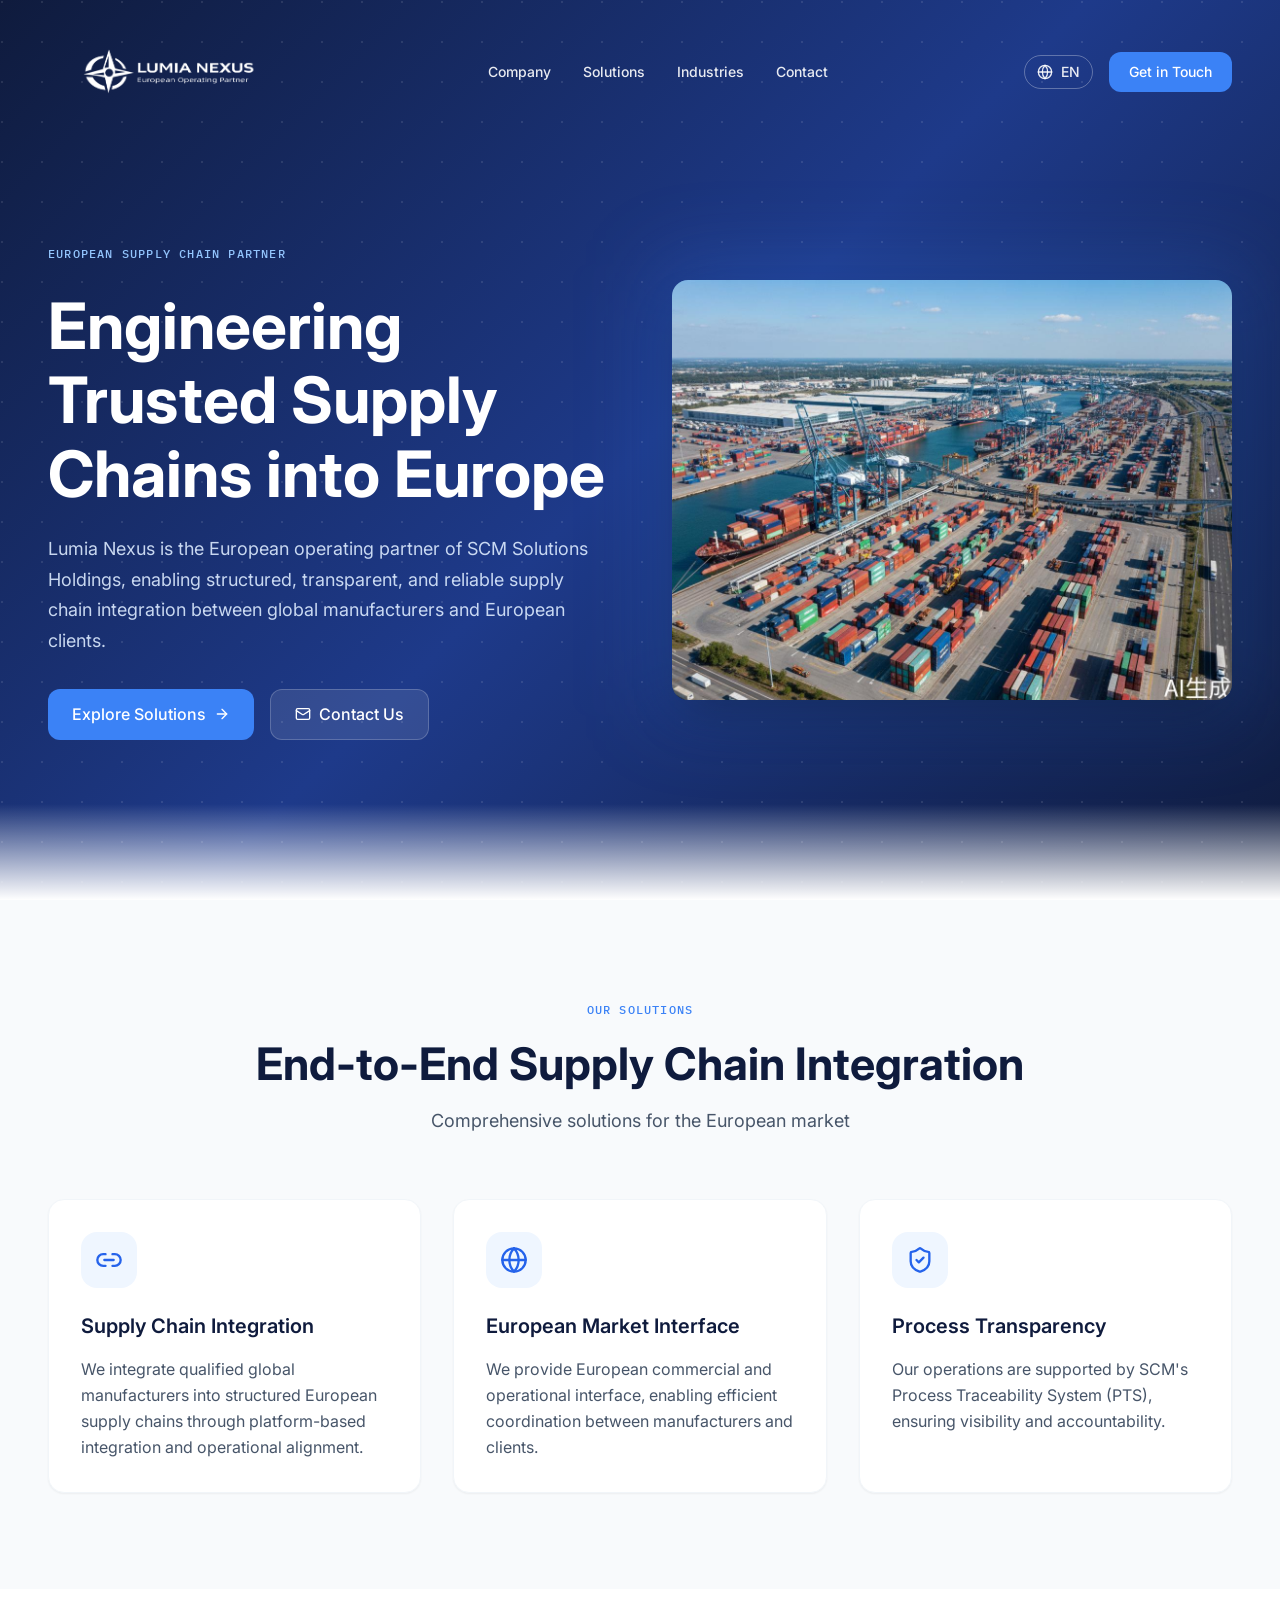
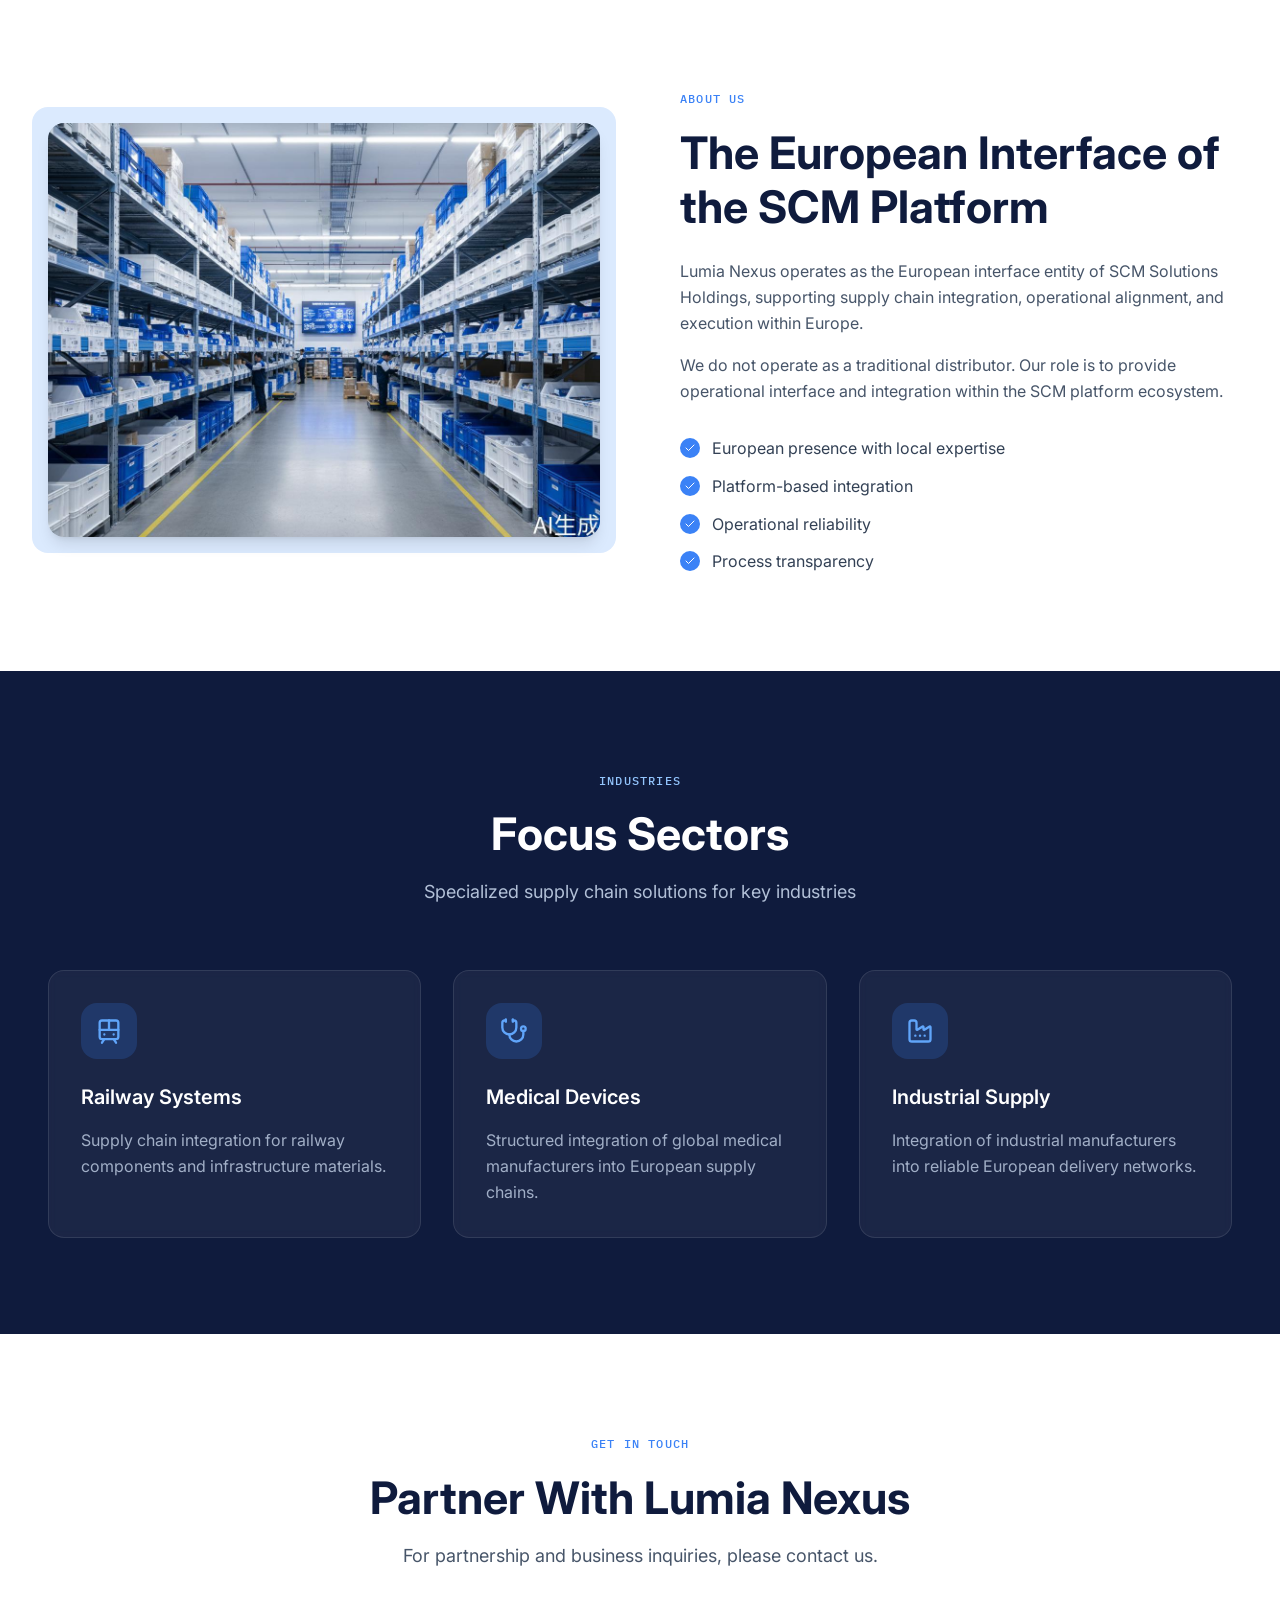
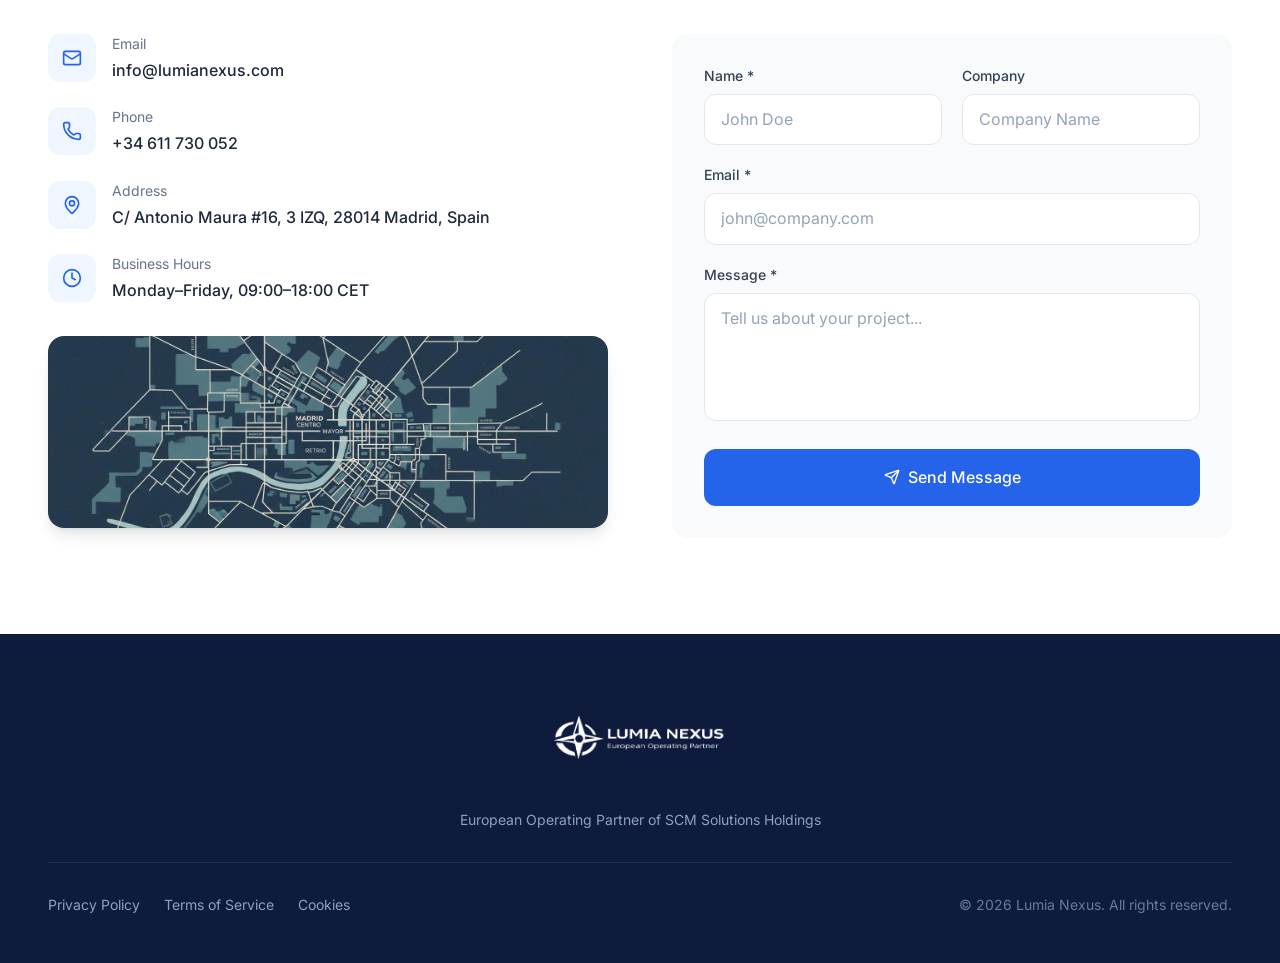
<file: index.html>
<!doctype html>
<html lang="en">
  <head>
    <meta charset="UTF-8" />
    <meta name="viewport" content="width=device-width, initial-scale=1.0" />
    <title>Lumia Nexus</title>
    <script type="module" crossorigin src="/assets/main-vyIHv-qq.js"></script>
    <link rel="stylesheet" crossorigin href="/assets/main-BrmcRVru.css">
  </head>
  <body>
    <div id="root"></div>
  </body>
</html>
</file>
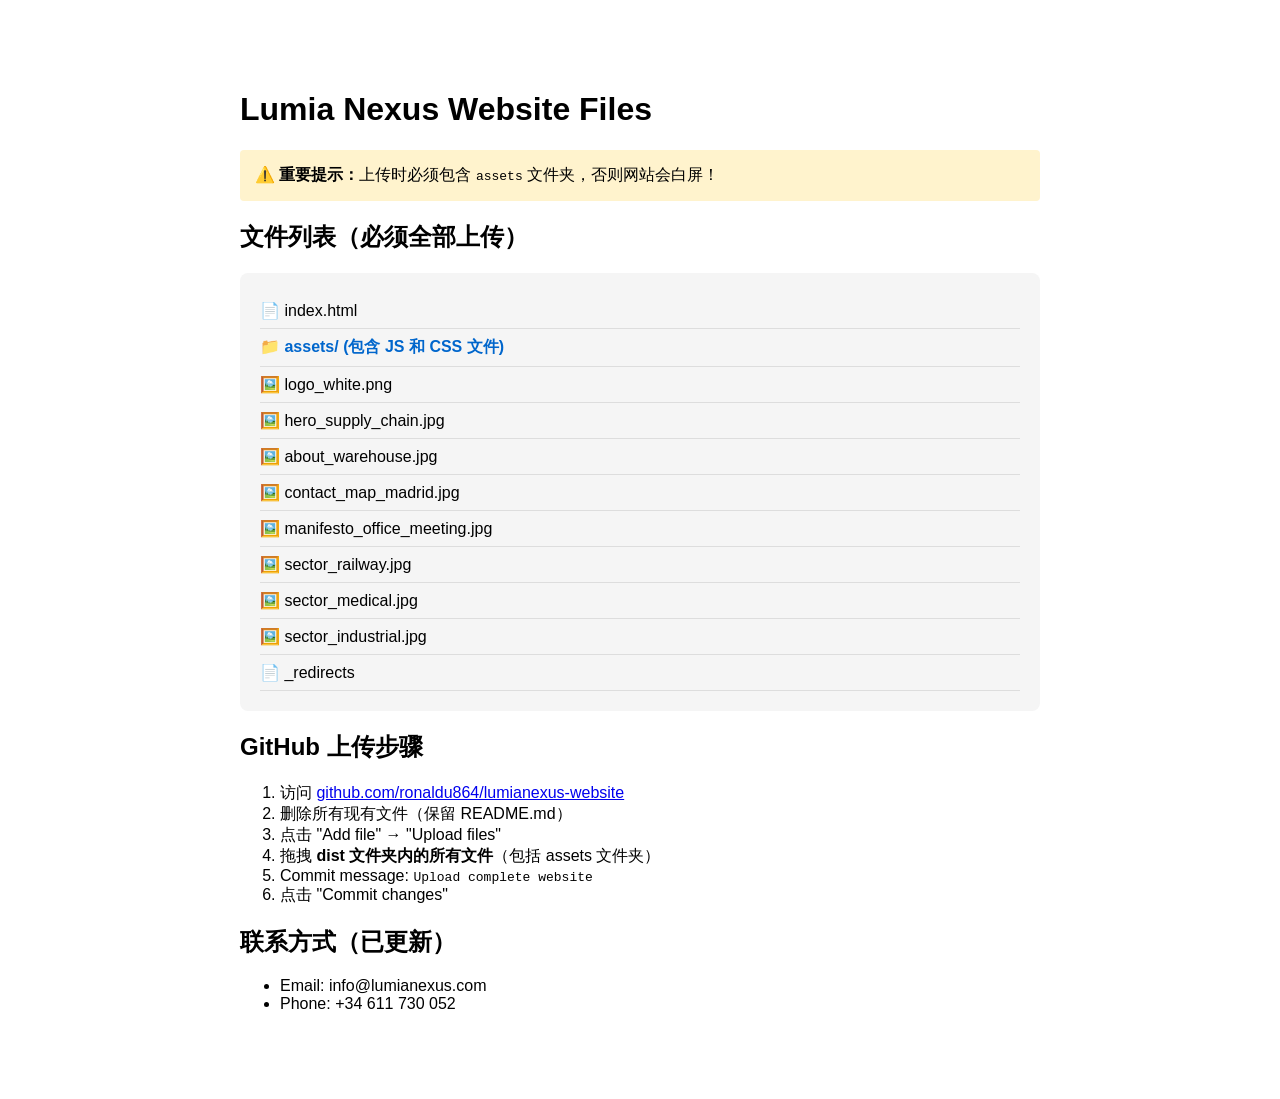
<file: download.html>
<!DOCTYPE html>
<html>
<head>
  <meta charset="UTF-8">
  <title>Download Lumia Nexus Website</title>
  <style>
    body { font-family: Arial, sans-serif; max-width: 800px; margin: 50px auto; padding: 20px; }
    .file-list { background: #f5f5f5; padding: 20px; border-radius: 8px; }
    .file-item { padding: 8px 0; border-bottom: 1px solid #ddd; }
    .folder { color: #0066cc; font-weight: bold; }
    .btn { display: inline-block; background: #0066cc; color: white; padding: 12px 24px; 
           text-decoration: none; border-radius: 4px; margin-top: 20px; }
    .warning { background: #fff3cd; padding: 15px; border-radius: 4px; margin: 20px 0; }
  </style>
</head>
<body>
  <h1>Lumia Nexus Website Files</h1>
  
  <div class="warning">
    <strong>⚠️ 重要提示：</strong>上传时必须包含 <code>assets</code> 文件夹，否则网站会白屏！
  </div>

  <h2>文件列表（必须全部上传）</h2>
  <div class="file-list">
    <div class="file-item">📄 index.html</div>
    <div class="file-item folder">📁 assets/ (包含 JS 和 CSS 文件)</div>
    <div class="file-item">🖼️ logo_white.png</div>
    <div class="file-item">🖼️ hero_supply_chain.jpg</div>
    <div class="file-item">🖼️ about_warehouse.jpg</div>
    <div class="file-item">🖼️ contact_map_madrid.jpg</div>
    <div class="file-item">🖼️ manifesto_office_meeting.jpg</div>
    <div class="file-item">🖼️ sector_railway.jpg</div>
    <div class="file-item">🖼️ sector_medical.jpg</div>
    <div class="file-item">🖼️ sector_industrial.jpg</div>
    <div class="file-item">📄 _redirects</div>
  </div>

  <h2>GitHub 上传步骤</h2>
  <ol>
    <li>访问 <a href="https://github.com/ronaldu864/lumianexus-website">github.com/ronaldu864/lumianexus-website</a></li>
    <li>删除所有现有文件（保留 README.md）</li>
    <li>点击 "Add file" → "Upload files"</li>
    <li>拖拽 <strong>dist 文件夹内的所有文件</strong>（包括 assets 文件夹）</li>
    <li>Commit message: <code>Upload complete website</code></li>
    <li>点击 "Commit changes"</li>
  </ol>

  <h2>联系方式（已更新）</h2>
  <ul>
    <li>Email: info@lumianexus.com</li>
    <li>Phone: +34 611 730 052</li>
  </ul>
</body>
</html>
</file>
<file: assets/main-BrmcRVru.css>
@import"https://fonts.googleapis.com/css2?family=Inter:wght@400;500;600;700&family=IBM+Plex+Mono:wght@400;500&display=swap";*,:before,:after{--tw-border-spacing-x: 0;--tw-border-spacing-y: 0;--tw-translate-x: 0;--tw-translate-y: 0;--tw-rotate: 0;--tw-skew-x: 0;--tw-skew-y: 0;--tw-scale-x: 1;--tw-scale-y: 1;--tw-pan-x: ;--tw-pan-y: ;--tw-pinch-zoom: ;--tw-scroll-snap-strictness: proximity;--tw-gradient-from-position: ;--tw-gradient-via-position: ;--tw-gradient-to-position: ;--tw-ordinal: ;--tw-slashed-zero: ;--tw-numeric-figure: ;--tw-numeric-spacing: ;--tw-numeric-fraction: ;--tw-ring-inset: ;--tw-ring-offset-width: 0px;--tw-ring-offset-color: #fff;--tw-ring-color: rgb(59 130 246 / .5);--tw-ring-offset-shadow: 0 0 #0000;--tw-ring-shadow: 0 0 #0000;--tw-shadow: 0 0 #0000;--tw-shadow-colored: 0 0 #0000;--tw-blur: ;--tw-brightness: ;--tw-contrast: ;--tw-grayscale: ;--tw-hue-rotate: ;--tw-invert: ;--tw-saturate: ;--tw-sepia: ;--tw-drop-shadow: ;--tw-backdrop-blur: ;--tw-backdrop-brightness: ;--tw-backdrop-contrast: ;--tw-backdrop-grayscale: ;--tw-backdrop-hue-rotate: ;--tw-backdrop-invert: ;--tw-backdrop-opacity: ;--tw-backdrop-saturate: ;--tw-backdrop-sepia: ;--tw-contain-size: ;--tw-contain-layout: ;--tw-contain-paint: ;--tw-contain-style: }::backdrop{--tw-border-spacing-x: 0;--tw-border-spacing-y: 0;--tw-translate-x: 0;--tw-translate-y: 0;--tw-rotate: 0;--tw-skew-x: 0;--tw-skew-y: 0;--tw-scale-x: 1;--tw-scale-y: 1;--tw-pan-x: ;--tw-pan-y: ;--tw-pinch-zoom: ;--tw-scroll-snap-strictness: proximity;--tw-gradient-from-position: ;--tw-gradient-via-position: ;--tw-gradient-to-position: ;--tw-ordinal: ;--tw-slashed-zero: ;--tw-numeric-figure: ;--tw-numeric-spacing: ;--tw-numeric-fraction: ;--tw-ring-inset: ;--tw-ring-offset-width: 0px;--tw-ring-offset-color: #fff;--tw-ring-color: rgb(59 130 246 / .5);--tw-ring-offset-shadow: 0 0 #0000;--tw-ring-shadow: 0 0 #0000;--tw-shadow: 0 0 #0000;--tw-shadow-colored: 0 0 #0000;--tw-blur: ;--tw-brightness: ;--tw-contrast: ;--tw-grayscale: ;--tw-hue-rotate: ;--tw-invert: ;--tw-saturate: ;--tw-sepia: ;--tw-drop-shadow: ;--tw-backdrop-blur: ;--tw-backdrop-brightness: ;--tw-backdrop-contrast: ;--tw-backdrop-grayscale: ;--tw-backdrop-hue-rotate: ;--tw-backdrop-invert: ;--tw-backdrop-opacity: ;--tw-backdrop-saturate: ;--tw-backdrop-sepia: ;--tw-contain-size: ;--tw-contain-layout: ;--tw-contain-paint: ;--tw-contain-style: }*,:before,:after{box-sizing:border-box;border-width:0;border-style:solid;border-color:#e5e7eb}:before,:after{--tw-content: ""}html,:host{line-height:1.5;-webkit-text-size-adjust:100%;-moz-tab-size:4;-o-tab-size:4;tab-size:4;font-family:ui-sans-serif,system-ui,sans-serif,"Apple Color Emoji","Segoe UI Emoji",Segoe UI Symbol,"Noto Color Emoji";font-feature-settings:normal;font-variation-settings:normal;-webkit-tap-highlight-color:transparent}body{margin:0;line-height:inherit}hr{height:0;color:inherit;border-top-width:1px}abbr:where([title]){-webkit-text-decoration:underline dotted;text-decoration:underline dotted}h1,h2,h3,h4,h5,h6{font-size:inherit;font-weight:inherit}a{color:inherit;text-decoration:inherit}b,strong{font-weight:bolder}code,kbd,samp,pre{font-family:ui-monospace,SFMono-Regular,Menlo,Monaco,Consolas,Liberation Mono,Courier New,monospace;font-feature-settings:normal;font-variation-settings:normal;font-size:1em}small{font-size:80%}sub,sup{font-size:75%;line-height:0;position:relative;vertical-align:baseline}sub{bottom:-.25em}sup{top:-.5em}table{text-indent:0;border-color:inherit;border-collapse:collapse}button,input,optgroup,select,textarea{font-family:inherit;font-feature-settings:inherit;font-variation-settings:inherit;font-size:100%;font-weight:inherit;line-height:inherit;letter-spacing:inherit;color:inherit;margin:0;padding:0}button,select{text-transform:none}button,input:where([type=button]),input:where([type=reset]),input:where([type=submit]){-webkit-appearance:button;background-color:transparent;background-image:none}:-moz-focusring{outline:auto}:-moz-ui-invalid{box-shadow:none}progress{vertical-align:baseline}::-webkit-inner-spin-button,::-webkit-outer-spin-button{height:auto}[type=search]{-webkit-appearance:textfield;outline-offset:-2px}::-webkit-search-decoration{-webkit-appearance:none}::-webkit-file-upload-button{-webkit-appearance:button;font:inherit}summary{display:list-item}blockquote,dl,dd,h1,h2,h3,h4,h5,h6,hr,figure,p,pre{margin:0}fieldset{margin:0;padding:0}legend{padding:0}ol,ul,menu{list-style:none;margin:0;padding:0}dialog{padding:0}textarea{resize:vertical}input::-moz-placeholder,textarea::-moz-placeholder{opacity:1;color:#9ca3af}input::placeholder,textarea::placeholder{opacity:1;color:#9ca3af}button,[role=button]{cursor:pointer}:disabled{cursor:default}img,svg,video,canvas,audio,iframe,embed,object{display:block;vertical-align:middle}img,video{max-width:100%;height:auto}[hidden]:where(:not([hidden=until-found])){display:none}:root{--primary-dark: 222 65% 15%;--primary: 224 76% 33%;--primary-light: 217 91% 60%;--background: 0 0% 100%;--background-alt: 210 40% 98%;--background-dark: 222 65% 15%;--text-primary: 215 28% 17%;--text-secondary: 215 16% 47%;--text-light: 215 20% 65%;--text-on-dark: 0 0% 100%;--accent: 217 91% 60%;--accent-hover: 221 83% 53%;--border: 214 32% 91%;--ring: 217 91% 60%;--radius: .75rem}*{border-color:hsl(var(--border))}body{--tw-bg-opacity: 1;background-color:rgb(255 255 255 / var(--tw-bg-opacity, 1));--tw-text-opacity: 1;color:rgb(30 41 59 / var(--tw-text-opacity, 1));-webkit-font-smoothing:antialiased;-moz-osx-font-smoothing:grayscale;font-family:Inter,-apple-system,BlinkMacSystemFont,Segoe UI,Roboto,sans-serif;line-height:1.6}h1,h2,h3,h4,h5,h6{font-family:Inter,sans-serif;font-weight:700;line-height:1.2;color:#0f1b3d}h1{font-size:clamp(2rem,5vw,4rem);line-height:1.15}h2{font-size:clamp(1.75rem,3.5vw,3rem);line-height:1.2}h3{font-size:clamp(1.25rem,2vw,1.75rem);line-height:1.3}.label-mono{font-family:IBM Plex Mono,monospace;font-size:.75rem;font-weight:500;letter-spacing:.1em;text-transform:uppercase;color:#3b82f6}.card{border-radius:calc(var(--radius) + 4px);border-width:1px;--tw-border-opacity: 1;border-color:rgb(241 245 249 / var(--tw-border-opacity, 1));--tw-bg-opacity: 1;background-color:rgb(255 255 255 / var(--tw-bg-opacity, 1));--tw-shadow: 0 1px 2px 0 rgb(0 0 0 / .05);--tw-shadow-colored: 0 1px 2px 0 var(--tw-shadow-color);box-shadow:var(--tw-ring-offset-shadow, 0 0 #0000),var(--tw-ring-shadow, 0 0 #0000),var(--tw-shadow);transition-property:all;transition-timing-function:cubic-bezier(.4,0,.2,1);transition-duration:.3s;animation-duration:.3s}.card:hover{--tw-shadow: 0 10px 15px -3px rgb(0 0 0 / .1), 0 4px 6px -4px rgb(0 0 0 / .1);--tw-shadow-colored: 0 10px 15px -3px var(--tw-shadow-color), 0 4px 6px -4px var(--tw-shadow-color);box-shadow:var(--tw-ring-offset-shadow, 0 0 #0000),var(--tw-ring-shadow, 0 0 #0000),var(--tw-shadow)}.section-padding{padding-top:4rem;padding-bottom:4rem}@media(min-width:1024px){.section-padding{padding-top:6rem;padding-bottom:6rem}}.container-custom{margin-left:auto;margin-right:auto;width:100%;max-width:80rem;padding-left:1rem;padding-right:1rem}@media(min-width:640px){.container-custom{padding-left:1.5rem;padding-right:1.5rem}}@media(min-width:1024px){.container-custom{padding-left:2rem;padding-right:2rem}}@media(min-width:1280px){.container-custom{padding-left:3rem;padding-right:3rem}}.sr-only{position:absolute;width:1px;height:1px;padding:0;margin:-1px;overflow:hidden;clip:rect(0,0,0,0);white-space:nowrap;border-width:0}.pointer-events-none{pointer-events:none}.visible{visibility:visible}.invisible{visibility:hidden}.fixed{position:fixed}.absolute{position:absolute}.relative{position:relative}.-inset-4{inset:-1rem}.inset-0{inset:0}.inset-x-0{left:0;right:0}.inset-y-0{top:0;bottom:0}.-bottom-12{bottom:-3rem}.-left-12{left:-3rem}.-right-12{right:-3rem}.-top-12{top:-3rem}.bottom-0{bottom:0}.left-0{left:0}.left-1\/2{left:50%}.left-2{left:.5rem}.left-\[50\%\]{left:50%}.right-0{right:0}.right-1{right:.25rem}.right-2{right:.5rem}.right-3{right:.75rem}.right-4{right:1rem}.top-0{top:0}.top-1\.5{top:.375rem}.top-1\/2{top:50%}.top-3\.5{top:.875rem}.top-4{top:1rem}.top-\[1px\]{top:1px}.top-\[50\%\]{top:50%}.top-\[60\%\]{top:60%}.top-full{top:100%}.isolate{isolation:isolate}.-z-10{z-index:-10}.z-10{z-index:10}.z-20{z-index:20}.z-30{z-index:30}.z-40{z-index:40}.z-50{z-index:50}.z-\[1\]{z-index:1}.order-1{order:1}.order-2{order:2}.order-first{order:-9999}.order-last{order:9999}.col-start-2{grid-column-start:2}.row-span-2{grid-row:span 2 / span 2}.row-start-1{grid-row-start:1}.\!m-0{margin:0!important}.-mx-1{margin-left:-.25rem;margin-right:-.25rem}.-my-2{margin-top:-.5rem;margin-bottom:-.5rem}.mx-2{margin-left:.5rem;margin-right:.5rem}.mx-3\.5{margin-left:.875rem;margin-right:.875rem}.mx-auto{margin-left:auto;margin-right:auto}.my-0{margin-top:0;margin-bottom:0}.my-0\.5{margin-top:.125rem;margin-bottom:.125rem}.my-1{margin-top:.25rem;margin-bottom:.25rem}.my-8{margin-top:2rem;margin-bottom:2rem}.-ml-4{margin-left:-1rem}.-mt-4{margin-top:-1rem}.mb-1{margin-bottom:.25rem}.mb-10{margin-bottom:2.5rem}.mb-16{margin-bottom:4rem}.mb-2{margin-bottom:.5rem}.mb-3{margin-bottom:.75rem}.mb-4{margin-bottom:1rem}.mb-6{margin-bottom:1.5rem}.mb-8{margin-bottom:2rem}.ml-1{margin-left:.25rem}.ml-4{margin-left:1rem}.ml-auto{margin-left:auto}.mt-0\.5{margin-top:.125rem}.mt-1\.5{margin-top:.375rem}.mt-16{margin-top:4rem}.mt-2{margin-top:.5rem}.mt-4{margin-top:1rem}.mt-auto{margin-top:auto}.line-clamp-1{overflow:hidden;display:-webkit-box;-webkit-box-orient:vertical;-webkit-line-clamp:1}.line-clamp-2{overflow:hidden;display:-webkit-box;-webkit-box-orient:vertical;-webkit-line-clamp:2}.block{display:block}.flex{display:flex}.inline-flex{display:inline-flex}.table{display:table}.table-caption{display:table-caption}.table-cell{display:table-cell}.table-row{display:table-row}.grid{display:grid}.hidden{display:none}.aspect-square{aspect-ratio:1 / 1}.aspect-video{aspect-ratio:16 / 9}.size-10{width:2.5rem;height:2.5rem}.size-2{width:.5rem;height:.5rem}.size-2\.5{width:.625rem;height:.625rem}.size-3{width:.75rem;height:.75rem}.size-3\.5{width:.875rem;height:.875rem}.size-4{width:1rem;height:1rem}.size-6{width:1.5rem;height:1.5rem}.size-7{width:1.75rem;height:1.75rem}.size-8{width:2rem;height:2rem}.size-9{width:2.25rem;height:2.25rem}.size-auto{width:auto;height:auto}.size-full{width:100%;height:100%}.h-1\.5{height:.375rem}.h-10{height:2.5rem}.h-12{height:3rem}.h-14{height:3.5rem}.h-16{height:4rem}.h-2{height:.5rem}.h-2\.5{height:.625rem}.h-24{height:6rem}.h-3{height:.75rem}.h-4{height:1rem}.h-48{height:12rem}.h-5{height:1.25rem}.h-6{height:1.5rem}.h-7{height:1.75rem}.h-8{height:2rem}.h-9{height:2.25rem}.h-\[1\.15rem\]{height:1.15rem}.h-\[50vh\]{height:50vh}.h-\[calc\(100\%-1px\)\]{height:calc(100% - 1px)}.h-\[var\(--radix-navigation-menu-viewport-height\)\]{height:var(--radix-navigation-menu-viewport-height)}.h-\[var\(--radix-select-trigger-height\)\]{height:var(--radix-select-trigger-height)}.h-auto{height:auto}.h-full{height:100%}.h-px{height:1px}.h-svh{height:100svh}.max-h-\[300px\]{max-height:300px}.min-h-0{min-height:0px}.min-h-16{min-height:4rem}.min-h-4{min-height:1rem}.min-h-screen{min-height:100vh}.min-h-svh{min-height:100svh}.w-0{width:0px}.w-1{width:.25rem}.w-12{width:3rem}.w-14{width:3.5rem}.w-16{width:4rem}.w-2{width:.5rem}.w-2\.5{width:.625rem}.w-3{width:.75rem}.w-3\/4{width:75%}.w-4{width:1rem}.w-5{width:1.25rem}.w-6{width:1.5rem}.w-64{width:16rem}.w-7{width:1.75rem}.w-72{width:18rem}.w-8{width:2rem}.w-9{width:2.25rem}.w-\[100px\]{width:100px}.w-auto{width:auto}.w-fit{width:-moz-fit-content;width:fit-content}.w-full{width:100%}.w-max{width:-moz-max-content;width:max-content}.w-px{width:1px}.min-w-0{min-width:0px}.min-w-10{min-width:2.5rem}.min-w-5{min-width:1.25rem}.min-w-8{min-width:2rem}.min-w-9{min-width:2.25rem}.min-w-\[12rem\]{min-width:12rem}.min-w-\[8rem\]{min-width:8rem}.min-w-\[var\(--radix-select-trigger-width\)\]{min-width:var(--radix-select-trigger-width)}.max-w-2xl{max-width:42rem}.max-w-3xl{max-width:48rem}.max-w-6xl{max-width:72rem}.max-w-\[calc\(100\%-2rem\)\]{max-width:calc(100% - 2rem)}.max-w-max{max-width:-moz-max-content;max-width:max-content}.max-w-sm{max-width:24rem}.max-w-xl{max-width:36rem}.flex-1{flex:1 1 0%}.flex-shrink-0,.shrink-0{flex-shrink:0}.flex-grow,.grow{flex-grow:1}.grow-0{flex-grow:0}.basis-full{flex-basis:100%}.caption-bottom{caption-side:bottom}.border-collapse{border-collapse:collapse}.-translate-x-1\/2{--tw-translate-x: -50%;transform:translate(var(--tw-translate-x),var(--tw-translate-y)) rotate(var(--tw-rotate)) skew(var(--tw-skew-x)) skewY(var(--tw-skew-y)) scaleX(var(--tw-scale-x)) scaleY(var(--tw-scale-y))}.-translate-x-px{--tw-translate-x: -1px;transform:translate(var(--tw-translate-x),var(--tw-translate-y)) rotate(var(--tw-rotate)) skew(var(--tw-skew-x)) skewY(var(--tw-skew-y)) scaleX(var(--tw-scale-x)) scaleY(var(--tw-scale-y))}.-translate-y-1\/2{--tw-translate-y: -50%;transform:translate(var(--tw-translate-x),var(--tw-translate-y)) rotate(var(--tw-rotate)) skew(var(--tw-skew-x)) skewY(var(--tw-skew-y)) scaleX(var(--tw-scale-x)) scaleY(var(--tw-scale-y))}.translate-x-\[-50\%\]{--tw-translate-x: -50%;transform:translate(var(--tw-translate-x),var(--tw-translate-y)) rotate(var(--tw-rotate)) skew(var(--tw-skew-x)) skewY(var(--tw-skew-y)) scaleX(var(--tw-scale-x)) scaleY(var(--tw-scale-y))}.translate-x-px{--tw-translate-x: 1px;transform:translate(var(--tw-translate-x),var(--tw-translate-y)) rotate(var(--tw-rotate)) skew(var(--tw-skew-x)) skewY(var(--tw-skew-y)) scaleX(var(--tw-scale-x)) scaleY(var(--tw-scale-y))}.translate-y-0\.5{--tw-translate-y: .125rem;transform:translate(var(--tw-translate-x),var(--tw-translate-y)) rotate(var(--tw-rotate)) skew(var(--tw-skew-x)) skewY(var(--tw-skew-y)) scaleX(var(--tw-scale-x)) scaleY(var(--tw-scale-y))}.translate-y-\[-50\%\]{--tw-translate-y: -50%;transform:translate(var(--tw-translate-x),var(--tw-translate-y)) rotate(var(--tw-rotate)) skew(var(--tw-skew-x)) skewY(var(--tw-skew-y)) scaleX(var(--tw-scale-x)) scaleY(var(--tw-scale-y))}.translate-y-\[calc\(-50\%_-_2px\)\]{--tw-translate-y: calc(-50% - 2px) ;transform:translate(var(--tw-translate-x),var(--tw-translate-y)) rotate(var(--tw-rotate)) skew(var(--tw-skew-x)) skewY(var(--tw-skew-y)) scaleX(var(--tw-scale-x)) scaleY(var(--tw-scale-y))}.rotate-45{--tw-rotate: 45deg;transform:translate(var(--tw-translate-x),var(--tw-translate-y)) rotate(var(--tw-rotate)) skew(var(--tw-skew-x)) skewY(var(--tw-skew-y)) scaleX(var(--tw-scale-x)) scaleY(var(--tw-scale-y))}.rotate-90{--tw-rotate: 90deg;transform:translate(var(--tw-translate-x),var(--tw-translate-y)) rotate(var(--tw-rotate)) skew(var(--tw-skew-x)) skewY(var(--tw-skew-y)) scaleX(var(--tw-scale-x)) scaleY(var(--tw-scale-y))}.transform{transform:translate(var(--tw-translate-x),var(--tw-translate-y)) rotate(var(--tw-rotate)) skew(var(--tw-skew-x)) skewY(var(--tw-skew-y)) scaleX(var(--tw-scale-x)) scaleY(var(--tw-scale-y))}@keyframes caret-blink{0%,70%,to{opacity:1}20%,50%{opacity:0}}.animate-caret-blink{animation:caret-blink 1.25s ease-out infinite}@keyframes pulse{50%{opacity:.5}}.animate-pulse{animation:pulse 2s cubic-bezier(.4,0,.6,1) infinite}@keyframes spin{to{transform:rotate(360deg)}}.animate-spin{animation:spin 1s linear infinite}.cursor-default{cursor:default}.cursor-pointer{cursor:pointer}.cursor-text{cursor:text}.touch-none{touch-action:none}.select-none{-webkit-user-select:none;-moz-user-select:none;user-select:none}.resize-none{resize:none}.scroll-my-1{scroll-margin-top:.25rem;scroll-margin-bottom:.25rem}.scroll-py-1{scroll-padding-top:.25rem;scroll-padding-bottom:.25rem}.list-disc{list-style-type:disc}.list-none{list-style-type:none}.auto-rows-min{grid-auto-rows:min-content}.grid-cols-1{grid-template-columns:repeat(1,minmax(0,1fr))}.grid-cols-\[0_1fr\]{grid-template-columns:0 1fr}.grid-rows-\[auto_auto\]{grid-template-rows:auto auto}.flex-row{flex-direction:row}.flex-col{flex-direction:column}.flex-col-reverse{flex-direction:column-reverse}.flex-wrap{flex-wrap:wrap}.place-content-center{place-content:center}.items-start{align-items:flex-start}.items-end{align-items:flex-end}.items-center{align-items:center}.items-stretch{align-items:stretch}.justify-start{justify-content:flex-start}.justify-center{justify-content:center}.justify-between{justify-content:space-between}.justify-items-start{justify-items:start}.gap-0\.5{gap:.125rem}.gap-1{gap:.25rem}.gap-1\.5{gap:.375rem}.gap-12{gap:3rem}.gap-2{gap:.5rem}.gap-2\.5{gap:.625rem}.gap-3{gap:.75rem}.gap-4{gap:1rem}.gap-5{gap:1.25rem}.gap-6{gap:1.5rem}.gap-7{gap:1.75rem}.gap-8{gap:2rem}.gap-\[--spacing\(var\(--gap\)\)\]{gap:var(--spacing(var(--gap)))}.gap-y-0\.5{row-gap:.125rem}.space-y-10>:not([hidden])~:not([hidden]){--tw-space-y-reverse: 0;margin-top:calc(2.5rem * calc(1 - var(--tw-space-y-reverse)));margin-bottom:calc(2.5rem * var(--tw-space-y-reverse))}.space-y-3>:not([hidden])~:not([hidden]){--tw-space-y-reverse: 0;margin-top:calc(.75rem * calc(1 - var(--tw-space-y-reverse)));margin-bottom:calc(.75rem * var(--tw-space-y-reverse))}.space-y-5>:not([hidden])~:not([hidden]){--tw-space-y-reverse: 0;margin-top:calc(1.25rem * calc(1 - var(--tw-space-y-reverse)));margin-bottom:calc(1.25rem * var(--tw-space-y-reverse))}.space-y-6>:not([hidden])~:not([hidden]){--tw-space-y-reverse: 0;margin-top:calc(1.5rem * calc(1 - var(--tw-space-y-reverse)));margin-bottom:calc(1.5rem * var(--tw-space-y-reverse))}.self-start{align-self:flex-start}.self-stretch{align-self:stretch}.justify-self-end{justify-self:end}.overflow-auto{overflow:auto}.overflow-hidden{overflow:hidden}.overflow-x-auto{overflow-x:auto}.overflow-y-auto{overflow-y:auto}.overflow-x-hidden{overflow-x:hidden}.whitespace-nowrap{white-space:nowrap}.whitespace-pre-line{white-space:pre-line}.break-words{overflow-wrap:break-word}.rounded-2xl{border-radius:1rem}.rounded-\[28px\]{border-radius:28px}.rounded-\[2px\]{border-radius:2px}.rounded-\[4px\]{border-radius:4px}.rounded-\[calc\(var\(--radius\)-5px\)\]{border-radius:calc(var(--radius) - 5px)}.rounded-\[inherit\]{border-radius:inherit}.rounded-full{border-radius:9999px}.rounded-lg{border-radius:var(--radius)}.rounded-md{border-radius:calc(var(--radius) - 2px)}.rounded-none{border-radius:0}.rounded-sm{border-radius:calc(var(--radius) - 4px)}.rounded-xl{border-radius:calc(var(--radius) + 4px)}.rounded-xs{border-radius:calc(var(--radius) - 6px)}.rounded-l-md{border-top-left-radius:calc(var(--radius) - 2px);border-bottom-left-radius:calc(var(--radius) - 2px)}.rounded-r-md{border-top-right-radius:calc(var(--radius) - 2px);border-bottom-right-radius:calc(var(--radius) - 2px)}.rounded-tl-sm{border-top-left-radius:calc(var(--radius) - 4px)}.border{border-width:1px}.border-0{border-width:0px}.border-\[1\.5px\]{border-width:1.5px}.border-y{border-top-width:1px;border-bottom-width:1px}.border-b{border-bottom-width:1px}.border-l{border-left-width:1px}.border-r{border-right-width:1px}.border-t{border-top-width:1px}.border-dashed{border-style:dashed}.border-border{border-color:hsl(var(--border))}.border-border\/50{border-color:hsl(var(--border) / .5)}.border-input{border-color:hsl(var(--input))}.border-primary{border-color:hsl(var(--primary))}.border-red-200{--tw-border-opacity: 1;border-color:rgb(254 202 202 / var(--tw-border-opacity, 1))}.border-sidebar-border{border-color:hsl(var(--sidebar-border))}.border-slate-100{--tw-border-opacity: 1;border-color:rgb(241 245 249 / var(--tw-border-opacity, 1))}.border-slate-200{--tw-border-opacity: 1;border-color:rgb(226 232 240 / var(--tw-border-opacity, 1))}.border-transparent{border-color:transparent}.border-white\/10{border-color:#ffffff1a}.border-white\/20{border-color:#fff3}.border-white\/30{border-color:#ffffff4d}.border-l-transparent{border-left-color:transparent}.border-t-transparent{border-top-color:transparent}.bg-\[\#0B0F17\]{--tw-bg-opacity: 1;background-color:rgb(11 15 23 / var(--tw-bg-opacity, 1))}.bg-\[\#0B0F17\]\/70{background-color:#0b0f17b3}.bg-\[\#4F6DF5\]\/20{background-color:#4f6df533}.bg-\[\#F4F6FA\]{--tw-bg-opacity: 1;background-color:rgb(244 246 250 / var(--tw-bg-opacity, 1))}.bg-accent{background-color:hsl(var(--accent))}.bg-background{background-color:hsl(var(--background))}.bg-black\/50{background-color:#00000080}.bg-blue-100{--tw-bg-opacity: 1;background-color:rgb(219 234 254 / var(--tw-bg-opacity, 1))}.bg-blue-50{--tw-bg-opacity: 1;background-color:rgb(239 246 255 / var(--tw-bg-opacity, 1))}.bg-blue-500{--tw-bg-opacity: 1;background-color:rgb(59 130 246 / var(--tw-bg-opacity, 1))}.bg-blue-500\/20{background-color:#3b82f633}.bg-blue-600{--tw-bg-opacity: 1;background-color:rgb(37 99 235 / var(--tw-bg-opacity, 1))}.bg-border{background-color:hsl(var(--border))}.bg-card{background-color:hsl(var(--card))}.bg-destructive{--tw-bg-opacity: 1;background-color:hsl(var(--destructive) / var(--tw-bg-opacity, 1))}.bg-foreground{background-color:hsl(var(--foreground))}.bg-green-100{--tw-bg-opacity: 1;background-color:rgb(220 252 231 / var(--tw-bg-opacity, 1))}.bg-input{background-color:hsl(var(--input))}.bg-muted{background-color:hsl(var(--muted))}.bg-muted\/50{background-color:hsl(var(--muted) / .5)}.bg-popover{background-color:hsl(var(--popover))}.bg-primary{background-color:hsl(var(--primary))}.bg-primary\/20{background-color:hsl(var(--primary) / .2)}.bg-red-50{--tw-bg-opacity: 1;background-color:rgb(254 242 242 / var(--tw-bg-opacity, 1))}.bg-secondary{background-color:hsl(var(--secondary))}.bg-sidebar{background-color:hsl(var(--sidebar-background))}.bg-sidebar-border{background-color:hsl(var(--sidebar-border))}.bg-slate-50{--tw-bg-opacity: 1;background-color:rgb(248 250 252 / var(--tw-bg-opacity, 1))}.bg-slate-900\/50{background-color:#0f172a80}.bg-transparent{background-color:transparent}.bg-white{--tw-bg-opacity: 1;background-color:rgb(255 255 255 / var(--tw-bg-opacity, 1))}.bg-white\/10{background-color:#ffffff1a}.bg-white\/5{background-color:#ffffff0d}.bg-white\/95{background-color:#fffffff2}.bg-gradient-to-t{background-image:linear-gradient(to top,var(--tw-gradient-stops))}.from-\[\#0B0F17\]{--tw-gradient-from: #0B0F17 var(--tw-gradient-from-position);--tw-gradient-to: rgb(11 15 23 / 0) var(--tw-gradient-to-position);--tw-gradient-stops: var(--tw-gradient-from), var(--tw-gradient-to)}.from-white{--tw-gradient-from: #fff var(--tw-gradient-from-position);--tw-gradient-to: rgb(255 255 255 / 0) var(--tw-gradient-to-position);--tw-gradient-stops: var(--tw-gradient-from), var(--tw-gradient-to)}.via-\[\#0B0F17\]\/40{--tw-gradient-to: rgb(11 15 23 / 0) var(--tw-gradient-to-position);--tw-gradient-stops: var(--tw-gradient-from), rgb(11 15 23 / .4) var(--tw-gradient-via-position), var(--tw-gradient-to)}.to-transparent{--tw-gradient-to: transparent var(--tw-gradient-to-position)}.fill-current{fill:currentColor}.fill-foreground{fill:hsl(var(--foreground))}.fill-primary{fill:hsl(var(--primary))}.object-cover{-o-object-fit:cover;object-fit:cover}.p-0{padding:0}.p-1{padding:.25rem}.p-2{padding:.5rem}.p-3{padding:.75rem}.p-4{padding:1rem}.p-6{padding:1.5rem}.p-8{padding:2rem}.p-\[3px\]{padding:3px}.p-px{padding:1px}.px-1{padding-left:.25rem;padding-right:.25rem}.px-1\.5{padding-left:.375rem;padding-right:.375rem}.px-2{padding-left:.5rem;padding-right:.5rem}.px-2\.5{padding-left:.625rem;padding-right:.625rem}.px-3{padding-left:.75rem;padding-right:.75rem}.px-4{padding-left:1rem;padding-right:1rem}.px-5{padding-left:1.25rem;padding-right:1.25rem}.px-6{padding-left:1.5rem;padding-right:1.5rem}.py-0\.5{padding-top:.125rem;padding-bottom:.125rem}.py-1{padding-top:.25rem;padding-bottom:.25rem}.py-1\.5{padding-top:.375rem;padding-bottom:.375rem}.py-12{padding-top:3rem;padding-bottom:3rem}.py-2{padding-top:.5rem;padding-bottom:.5rem}.py-2\.5{padding-top:.625rem;padding-bottom:.625rem}.py-3{padding-top:.75rem;padding-bottom:.75rem}.py-4{padding-top:1rem;padding-bottom:1rem}.py-6{padding-top:1.5rem;padding-bottom:1.5rem}.py-8{padding-top:2rem;padding-bottom:2rem}.pb-3{padding-bottom:.75rem}.pb-4{padding-bottom:1rem}.pl-2{padding-left:.5rem}.pl-3{padding-left:.75rem}.pl-4{padding-left:1rem}.pl-8{padding-left:2rem}.pr-1{padding-right:.25rem}.pr-2{padding-right:.5rem}.pr-2\.5{padding-right:.625rem}.pr-3{padding-right:.75rem}.pr-8{padding-right:2rem}.pt-0{padding-top:0}.pt-20{padding-top:5rem}.pt-3{padding-top:.75rem}.pt-4{padding-top:1rem}.text-left{text-align:left}.text-center{text-align:center}.align-middle{vertical-align:middle}.font-mono{font-family:ui-monospace,SFMono-Regular,Menlo,Monaco,Consolas,Liberation Mono,Courier New,monospace}.font-sans{font-family:ui-sans-serif,system-ui,sans-serif,"Apple Color Emoji","Segoe UI Emoji",Segoe UI Symbol,"Noto Color Emoji"}.text-3xl{font-size:1.875rem;line-height:2.25rem}.text-\[0\.8rem\]{font-size:.8rem}.text-base{font-size:1rem;line-height:1.5rem}.text-lg{font-size:1.125rem;line-height:1.75rem}.text-sm{font-size:.875rem;line-height:1.25rem}.text-sm\/relaxed{font-size:.875rem;line-height:1.625}.text-xl{font-size:1.25rem;line-height:1.75rem}.text-xs{font-size:.75rem;line-height:1rem}.font-bold{font-weight:700}.font-medium{font-weight:500}.font-normal{font-weight:400}.font-semibold{font-weight:600}.uppercase{text-transform:uppercase}.tabular-nums{--tw-numeric-spacing: tabular-nums;font-variant-numeric:var(--tw-ordinal) var(--tw-slashed-zero) var(--tw-numeric-figure) var(--tw-numeric-spacing) var(--tw-numeric-fraction)}.leading-\[1\.05\]{line-height:1.05}.leading-none{line-height:1}.leading-normal{line-height:1.5}.leading-relaxed{line-height:1.625}.leading-snug{line-height:1.375}.tracking-tight{letter-spacing:-.025em}.tracking-widest{letter-spacing:.1em}.text-\[\#0B0F17\]{--tw-text-opacity: 1;color:rgb(11 15 23 / var(--tw-text-opacity, 1))}.text-\[\#4A5568\]{--tw-text-opacity: 1;color:rgb(74 85 104 / var(--tw-text-opacity, 1))}.text-\[\#4F6DF5\]{--tw-text-opacity: 1;color:rgb(79 109 245 / var(--tw-text-opacity, 1))}.text-\[\#A6B3D0\]{--tw-text-opacity: 1;color:rgb(166 179 208 / var(--tw-text-opacity, 1))}.text-\[\#F7F9FF\]{--tw-text-opacity: 1;color:rgb(247 249 255 / var(--tw-text-opacity, 1))}.text-accent-foreground{color:hsl(var(--accent-foreground))}.text-background{color:hsl(var(--background))}.text-blue-100\/70{color:#dbeafeb3}.text-blue-100\/80{color:#dbeafecc}.text-blue-100\/90{color:#dbeafee6}.text-blue-200\/50{color:#bfdbfe80}.text-blue-200\/70{color:#bfdbfeb3}.text-blue-300{--tw-text-opacity: 1;color:rgb(147 197 253 / var(--tw-text-opacity, 1))}.text-blue-400{--tw-text-opacity: 1;color:rgb(96 165 250 / var(--tw-text-opacity, 1))}.text-blue-600{--tw-text-opacity: 1;color:rgb(37 99 235 / var(--tw-text-opacity, 1))}.text-card-foreground{color:hsl(var(--card-foreground))}.text-current{color:currentColor}.text-destructive{--tw-text-opacity: 1;color:hsl(var(--destructive) / var(--tw-text-opacity, 1))}.text-foreground{color:hsl(var(--foreground))}.text-green-600{--tw-text-opacity: 1;color:rgb(22 163 74 / var(--tw-text-opacity, 1))}.text-muted-foreground{color:hsl(var(--muted-foreground))}.text-popover-foreground{color:hsl(var(--popover-foreground))}.text-primary{color:hsl(var(--primary))}.text-primary-foreground{color:hsl(var(--primary-foreground))}.text-red-600{--tw-text-opacity: 1;color:rgb(220 38 38 / var(--tw-text-opacity, 1))}.text-secondary-foreground{color:hsl(var(--secondary-foreground))}.text-sidebar-foreground{color:hsl(var(--sidebar-foreground))}.text-sidebar-foreground\/70{color:hsl(var(--sidebar-foreground) / .7)}.text-slate-500{--tw-text-opacity: 1;color:rgb(100 116 139 / var(--tw-text-opacity, 1))}.text-slate-600{--tw-text-opacity: 1;color:rgb(71 85 105 / var(--tw-text-opacity, 1))}.text-slate-700{--tw-text-opacity: 1;color:rgb(51 65 85 / var(--tw-text-opacity, 1))}.text-slate-800{--tw-text-opacity: 1;color:rgb(30 41 59 / var(--tw-text-opacity, 1))}.text-white{--tw-text-opacity: 1;color:rgb(255 255 255 / var(--tw-text-opacity, 1))}.text-white\/90{color:#ffffffe6}.underline-offset-4{text-underline-offset:4px}.opacity-0{opacity:0}.opacity-10{opacity:.1}.opacity-100{opacity:1}.opacity-50{opacity:.5}.opacity-70{opacity:.7}.shadow{--tw-shadow: 0 1px 3px 0 rgb(0 0 0 / .1), 0 1px 2px -1px rgb(0 0 0 / .1);--tw-shadow-colored: 0 1px 3px 0 var(--tw-shadow-color), 0 1px 2px -1px var(--tw-shadow-color);box-shadow:var(--tw-ring-offset-shadow, 0 0 #0000),var(--tw-ring-shadow, 0 0 #0000),var(--tw-shadow)}.shadow-2xl{--tw-shadow: 0 25px 50px -12px rgb(0 0 0 / .25);--tw-shadow-colored: 0 25px 50px -12px var(--tw-shadow-color);box-shadow:var(--tw-ring-offset-shadow, 0 0 #0000),var(--tw-ring-shadow, 0 0 #0000),var(--tw-shadow)}.shadow-\[0_0_0_1px_hsl\(var\(--sidebar-border\)\)\]{--tw-shadow: 0 0 0 1px hsl(var(--sidebar-border));--tw-shadow-colored: 0 0 0 1px var(--tw-shadow-color);box-shadow:var(--tw-ring-offset-shadow, 0 0 #0000),var(--tw-ring-shadow, 0 0 #0000),var(--tw-shadow)}.shadow-lg{--tw-shadow: 0 10px 15px -3px rgb(0 0 0 / .1), 0 4px 6px -4px rgb(0 0 0 / .1);--tw-shadow-colored: 0 10px 15px -3px var(--tw-shadow-color), 0 4px 6px -4px var(--tw-shadow-color);box-shadow:var(--tw-ring-offset-shadow, 0 0 #0000),var(--tw-ring-shadow, 0 0 #0000),var(--tw-shadow)}.shadow-md{--tw-shadow: 0 4px 6px -1px rgb(0 0 0 / .1), 0 2px 4px -2px rgb(0 0 0 / .1);--tw-shadow-colored: 0 4px 6px -1px var(--tw-shadow-color), 0 2px 4px -2px var(--tw-shadow-color);box-shadow:var(--tw-ring-offset-shadow, 0 0 #0000),var(--tw-ring-shadow, 0 0 #0000),var(--tw-shadow)}.shadow-none{--tw-shadow: 0 0 #0000;--tw-shadow-colored: 0 0 #0000;box-shadow:var(--tw-ring-offset-shadow, 0 0 #0000),var(--tw-ring-shadow, 0 0 #0000),var(--tw-shadow)}.shadow-sm{--tw-shadow: 0 1px 2px 0 rgb(0 0 0 / .05);--tw-shadow-colored: 0 1px 2px 0 var(--tw-shadow-color);box-shadow:var(--tw-ring-offset-shadow, 0 0 #0000),var(--tw-ring-shadow, 0 0 #0000),var(--tw-shadow)}.shadow-xl{--tw-shadow: 0 20px 25px -5px rgb(0 0 0 / .1), 0 8px 10px -6px rgb(0 0 0 / .1);--tw-shadow-colored: 0 20px 25px -5px var(--tw-shadow-color), 0 8px 10px -6px var(--tw-shadow-color);box-shadow:var(--tw-ring-offset-shadow, 0 0 #0000),var(--tw-ring-shadow, 0 0 #0000),var(--tw-shadow)}.shadow-xs{--tw-shadow: 0 1px 2px 0 rgb(0 0 0 / .05);--tw-shadow-colored: 0 1px 2px 0 var(--tw-shadow-color);box-shadow:var(--tw-ring-offset-shadow, 0 0 #0000),var(--tw-ring-shadow, 0 0 #0000),var(--tw-shadow)}.outline-none{outline:2px solid transparent;outline-offset:2px}.outline{outline-style:solid}.ring-0{--tw-ring-offset-shadow: var(--tw-ring-inset) 0 0 0 var(--tw-ring-offset-width) var(--tw-ring-offset-color);--tw-ring-shadow: var(--tw-ring-inset) 0 0 0 calc(0px + var(--tw-ring-offset-width)) var(--tw-ring-color);box-shadow:var(--tw-ring-offset-shadow),var(--tw-ring-shadow),var(--tw-shadow, 0 0 #0000)}.ring-ring\/50{--tw-ring-color: hsl(var(--ring) / .5)}.ring-sidebar-ring{--tw-ring-color: hsl(var(--sidebar-ring))}.ring-offset-background{--tw-ring-offset-color: hsl(var(--background))}.blur-2xl{--tw-blur: blur(40px);filter:var(--tw-blur) var(--tw-brightness) var(--tw-contrast) var(--tw-grayscale) var(--tw-hue-rotate) var(--tw-invert) var(--tw-saturate) var(--tw-sepia) var(--tw-drop-shadow)}.invert{--tw-invert: invert(100%);filter:var(--tw-blur) var(--tw-brightness) var(--tw-contrast) var(--tw-grayscale) var(--tw-hue-rotate) var(--tw-invert) var(--tw-saturate) var(--tw-sepia) var(--tw-drop-shadow)}.filter{filter:var(--tw-blur) var(--tw-brightness) var(--tw-contrast) var(--tw-grayscale) var(--tw-hue-rotate) var(--tw-invert) var(--tw-saturate) var(--tw-sepia) var(--tw-drop-shadow)}.backdrop-blur-md{--tw-backdrop-blur: blur(12px);-webkit-backdrop-filter:var(--tw-backdrop-blur) var(--tw-backdrop-brightness) var(--tw-backdrop-contrast) var(--tw-backdrop-grayscale) var(--tw-backdrop-hue-rotate) var(--tw-backdrop-invert) var(--tw-backdrop-opacity) var(--tw-backdrop-saturate) var(--tw-backdrop-sepia);backdrop-filter:var(--tw-backdrop-blur) var(--tw-backdrop-brightness) var(--tw-backdrop-contrast) var(--tw-backdrop-grayscale) var(--tw-backdrop-hue-rotate) var(--tw-backdrop-invert) var(--tw-backdrop-opacity) var(--tw-backdrop-saturate) var(--tw-backdrop-sepia)}.backdrop-blur-sm{--tw-backdrop-blur: blur(4px);-webkit-backdrop-filter:var(--tw-backdrop-blur) var(--tw-backdrop-brightness) var(--tw-backdrop-contrast) var(--tw-backdrop-grayscale) var(--tw-backdrop-hue-rotate) var(--tw-backdrop-invert) var(--tw-backdrop-opacity) var(--tw-backdrop-saturate) var(--tw-backdrop-sepia);backdrop-filter:var(--tw-backdrop-blur) var(--tw-backdrop-brightness) var(--tw-backdrop-contrast) var(--tw-backdrop-grayscale) var(--tw-backdrop-hue-rotate) var(--tw-backdrop-invert) var(--tw-backdrop-opacity) var(--tw-backdrop-saturate) var(--tw-backdrop-sepia)}.transition{transition-property:color,background-color,border-color,text-decoration-color,fill,stroke,opacity,box-shadow,transform,filter,backdrop-filter;transition-timing-function:cubic-bezier(.4,0,.2,1);transition-duration:.15s}.transition-\[color\,box-shadow\]{transition-property:color,box-shadow;transition-timing-function:cubic-bezier(.4,0,.2,1);transition-duration:.15s}.transition-\[left\,right\,width\]{transition-property:left,right,width;transition-timing-function:cubic-bezier(.4,0,.2,1);transition-duration:.15s}.transition-\[margin\,opacity\]{transition-property:margin,opacity;transition-timing-function:cubic-bezier(.4,0,.2,1);transition-duration:.15s}.transition-\[width\,height\,padding\]{transition-property:width,height,padding;transition-timing-function:cubic-bezier(.4,0,.2,1);transition-duration:.15s}.transition-\[width\]{transition-property:width;transition-timing-function:cubic-bezier(.4,0,.2,1);transition-duration:.15s}.transition-all{transition-property:all;transition-timing-function:cubic-bezier(.4,0,.2,1);transition-duration:.15s}.transition-colors{transition-property:color,background-color,border-color,text-decoration-color,fill,stroke;transition-timing-function:cubic-bezier(.4,0,.2,1);transition-duration:.15s}.transition-none{transition-property:none}.transition-opacity{transition-property:opacity;transition-timing-function:cubic-bezier(.4,0,.2,1);transition-duration:.15s}.transition-shadow{transition-property:box-shadow;transition-timing-function:cubic-bezier(.4,0,.2,1);transition-duration:.15s}.transition-transform{transition-property:transform;transition-timing-function:cubic-bezier(.4,0,.2,1);transition-duration:.15s}.duration-100{transition-duration:.1s}.duration-1000{transition-duration:1s}.duration-200{transition-duration:.2s}.duration-300{transition-duration:.3s}.duration-500{transition-duration:.5s}.ease-in-out{transition-timing-function:cubic-bezier(.4,0,.2,1)}.ease-linear{transition-timing-function:linear}@keyframes enter{0%{opacity:var(--tw-enter-opacity, 1);transform:translate3d(var(--tw-enter-translate-x, 0),var(--tw-enter-translate-y, 0),0) scale3d(var(--tw-enter-scale, 1),var(--tw-enter-scale, 1),var(--tw-enter-scale, 1)) rotate(var(--tw-enter-rotate, 0))}}@keyframes exit{to{opacity:var(--tw-exit-opacity, 1);transform:translate3d(var(--tw-exit-translate-x, 0),var(--tw-exit-translate-y, 0),0) scale3d(var(--tw-exit-scale, 1),var(--tw-exit-scale, 1),var(--tw-exit-scale, 1)) rotate(var(--tw-exit-rotate, 0))}}.animate-in{animation-name:enter;animation-duration:.15s;--tw-enter-opacity: initial;--tw-enter-scale: initial;--tw-enter-rotate: initial;--tw-enter-translate-x: initial;--tw-enter-translate-y: initial}.fade-in-0{--tw-enter-opacity: 0}.zoom-in-95{--tw-enter-scale: .95}.duration-100{animation-duration:.1s}.duration-1000{animation-duration:1s}.duration-200{animation-duration:.2s}.duration-300{animation-duration:.3s}.duration-500{animation-duration:.5s}.ease-in-out{animation-timing-function:cubic-bezier(.4,0,.2,1)}.ease-linear{animation-timing-function:linear}.text-balance{text-wrap:balance}.\[--cell-size\:--spacing\(8\)\]{--cell-size: var(--spacing(8))}html{scroll-behavior:smooth}::-webkit-scrollbar{width:8px}::-webkit-scrollbar-track{background:#f1f5f9}::-webkit-scrollbar-thumb{background:#cbd5e1;border-radius:4px}::-webkit-scrollbar-thumb:hover{background:#94a3b8}@keyframes fadeInUp{0%{opacity:0;transform:translateY(20px)}to{opacity:1;transform:translateY(0)}}.animate-fade-in-up{animation:fadeInUp .6s ease-out forwards}.stagger-1{animation-delay:.1s}.stagger-2{animation-delay:.2s}.stagger-3{animation-delay:.3s}.stagger-4{animation-delay:.4s}.selection\:bg-primary *::-moz-selection{background-color:hsl(var(--primary))}.selection\:bg-primary *::selection{background-color:hsl(var(--primary))}.selection\:text-primary-foreground *::-moz-selection{color:hsl(var(--primary-foreground))}.selection\:text-primary-foreground *::selection{color:hsl(var(--primary-foreground))}.selection\:bg-primary::-moz-selection{background-color:hsl(var(--primary))}.selection\:bg-primary::selection{background-color:hsl(var(--primary))}.selection\:text-primary-foreground::-moz-selection{color:hsl(var(--primary-foreground))}.selection\:text-primary-foreground::selection{color:hsl(var(--primary-foreground))}.file\:inline-flex::file-selector-button{display:inline-flex}.file\:h-7::file-selector-button{height:1.75rem}.file\:border-0::file-selector-button{border-width:0px}.file\:bg-transparent::file-selector-button{background-color:transparent}.file\:text-sm::file-selector-button{font-size:.875rem;line-height:1.25rem}.file\:font-medium::file-selector-button{font-weight:500}.file\:text-foreground::file-selector-button{color:hsl(var(--foreground))}.placeholder\:text-muted-foreground::-moz-placeholder{color:hsl(var(--muted-foreground))}.placeholder\:text-muted-foreground::placeholder{color:hsl(var(--muted-foreground))}.placeholder\:text-slate-400::-moz-placeholder{--tw-text-opacity: 1;color:rgb(148 163 184 / var(--tw-text-opacity, 1))}.placeholder\:text-slate-400::placeholder{--tw-text-opacity: 1;color:rgb(148 163 184 / var(--tw-text-opacity, 1))}.after\:absolute:after{content:var(--tw-content);position:absolute}.after\:-inset-2:after{content:var(--tw-content);inset:-.5rem}.after\:inset-y-0:after{content:var(--tw-content);top:0;bottom:0}.after\:left-1\/2:after{content:var(--tw-content);left:50%}.after\:w-1:after{content:var(--tw-content);width:.25rem}.after\:w-\[2px\]:after{content:var(--tw-content);width:2px}.after\:-translate-x-1\/2:after{content:var(--tw-content);--tw-translate-x: -50%;transform:translate(var(--tw-translate-x),var(--tw-translate-y)) rotate(var(--tw-rotate)) skew(var(--tw-skew-x)) skewY(var(--tw-skew-y)) scaleX(var(--tw-scale-x)) scaleY(var(--tw-scale-y))}.first\:rounded-l-md:first-child{border-top-left-radius:calc(var(--radius) - 2px);border-bottom-left-radius:calc(var(--radius) - 2px)}.first\:border-l:first-child{border-left-width:1px}.last\:mt-0:last-child{margin-top:0}.last\:rounded-r-md:last-child{border-top-right-radius:calc(var(--radius) - 2px);border-bottom-right-radius:calc(var(--radius) - 2px)}.last\:border-b-0:last-child{border-bottom-width:0px}.hover\:-translate-y-1:hover{--tw-translate-y: -.25rem;transform:translate(var(--tw-translate-x),var(--tw-translate-y)) rotate(var(--tw-rotate)) skew(var(--tw-skew-x)) skewY(var(--tw-skew-y)) scaleX(var(--tw-scale-x)) scaleY(var(--tw-scale-y))}.hover\:border-blue-300:hover{--tw-border-opacity: 1;border-color:rgb(147 197 253 / var(--tw-border-opacity, 1))}.hover\:border-white\/50:hover{border-color:#ffffff80}.hover\:bg-accent:hover{background-color:hsl(var(--accent))}.hover\:bg-blue-400:hover{--tw-bg-opacity: 1;background-color:rgb(96 165 250 / var(--tw-bg-opacity, 1))}.hover\:bg-blue-600:hover{--tw-bg-opacity: 1;background-color:rgb(37 99 235 / var(--tw-bg-opacity, 1))}.hover\:bg-blue-700:hover{--tw-bg-opacity: 1;background-color:rgb(29 78 216 / var(--tw-bg-opacity, 1))}.hover\:bg-destructive\/90:hover{background-color:hsl(var(--destructive) / .9)}.hover\:bg-muted:hover{background-color:hsl(var(--muted))}.hover\:bg-muted\/50:hover{background-color:hsl(var(--muted) / .5)}.hover\:bg-primary\/90:hover{background-color:hsl(var(--primary) / .9)}.hover\:bg-secondary\/80:hover{background-color:hsl(var(--secondary) / .8)}.hover\:bg-sidebar-accent:hover{background-color:hsl(var(--sidebar-accent))}.hover\:bg-white\/10:hover{background-color:#ffffff1a}.hover\:bg-white\/20:hover{background-color:#fff3}.hover\:text-accent-foreground:hover{color:hsl(var(--accent-foreground))}.hover\:text-blue-600:hover{--tw-text-opacity: 1;color:rgb(37 99 235 / var(--tw-text-opacity, 1))}.hover\:text-foreground:hover{color:hsl(var(--foreground))}.hover\:text-muted-foreground:hover{color:hsl(var(--muted-foreground))}.hover\:text-sidebar-accent-foreground:hover{color:hsl(var(--sidebar-accent-foreground))}.hover\:text-white:hover{--tw-text-opacity: 1;color:rgb(255 255 255 / var(--tw-text-opacity, 1))}.hover\:underline:hover{text-decoration-line:underline}.hover\:opacity-100:hover{opacity:1}.hover\:shadow-\[0_0_0_1px_hsl\(var\(--sidebar-accent\)\)\]:hover{--tw-shadow: 0 0 0 1px hsl(var(--sidebar-accent));--tw-shadow-colored: 0 0 0 1px var(--tw-shadow-color);box-shadow:var(--tw-ring-offset-shadow, 0 0 #0000),var(--tw-ring-shadow, 0 0 #0000),var(--tw-shadow)}.hover\:ring-4:hover{--tw-ring-offset-shadow: var(--tw-ring-inset) 0 0 0 var(--tw-ring-offset-width) var(--tw-ring-offset-color);--tw-ring-shadow: var(--tw-ring-inset) 0 0 0 calc(4px + var(--tw-ring-offset-width)) var(--tw-ring-color);box-shadow:var(--tw-ring-offset-shadow),var(--tw-ring-shadow),var(--tw-shadow, 0 0 #0000)}.hover\:after\:bg-sidebar-border:hover:after{content:var(--tw-content);background-color:hsl(var(--sidebar-border))}.focus\:z-10:focus{z-index:10}.focus\:border-blue-500:focus{--tw-border-opacity: 1;border-color:rgb(59 130 246 / var(--tw-border-opacity, 1))}.focus\:bg-accent:focus{background-color:hsl(var(--accent))}.focus\:text-accent-foreground:focus{color:hsl(var(--accent-foreground))}.focus\:outline-none:focus{outline:2px solid transparent;outline-offset:2px}.focus\:ring-2:focus{--tw-ring-offset-shadow: var(--tw-ring-inset) 0 0 0 var(--tw-ring-offset-width) var(--tw-ring-offset-color);--tw-ring-shadow: var(--tw-ring-inset) 0 0 0 calc(2px + var(--tw-ring-offset-width)) var(--tw-ring-color);box-shadow:var(--tw-ring-offset-shadow),var(--tw-ring-shadow),var(--tw-shadow, 0 0 #0000)}.focus\:ring-blue-100:focus{--tw-ring-opacity: 1;--tw-ring-color: rgb(219 234 254 / var(--tw-ring-opacity, 1))}.focus\:ring-ring:focus{--tw-ring-color: hsl(var(--ring))}.focus\:ring-offset-2:focus{--tw-ring-offset-width: 2px}.focus-visible\:z-10:focus-visible{z-index:10}.focus-visible\:border-ring:focus-visible{border-color:hsl(var(--ring))}.focus-visible\:outline-1:focus-visible{outline-width:1px}.focus-visible\:outline-ring:focus-visible{outline-color:hsl(var(--ring))}.focus-visible\:ring-0:focus-visible{--tw-ring-offset-shadow: var(--tw-ring-inset) 0 0 0 var(--tw-ring-offset-width) var(--tw-ring-offset-color);--tw-ring-shadow: var(--tw-ring-inset) 0 0 0 calc(0px + var(--tw-ring-offset-width)) var(--tw-ring-color);box-shadow:var(--tw-ring-offset-shadow),var(--tw-ring-shadow),var(--tw-shadow, 0 0 #0000)}.focus-visible\:ring-1:focus-visible{--tw-ring-offset-shadow: var(--tw-ring-inset) 0 0 0 var(--tw-ring-offset-width) var(--tw-ring-offset-color);--tw-ring-shadow: var(--tw-ring-inset) 0 0 0 calc(1px + var(--tw-ring-offset-width)) var(--tw-ring-color);box-shadow:var(--tw-ring-offset-shadow),var(--tw-ring-shadow),var(--tw-shadow, 0 0 #0000)}.focus-visible\:ring-2:focus-visible{--tw-ring-offset-shadow: var(--tw-ring-inset) 0 0 0 var(--tw-ring-offset-width) var(--tw-ring-offset-color);--tw-ring-shadow: var(--tw-ring-inset) 0 0 0 calc(2px + var(--tw-ring-offset-width)) var(--tw-ring-color);box-shadow:var(--tw-ring-offset-shadow),var(--tw-ring-shadow),var(--tw-shadow, 0 0 #0000)}.focus-visible\:ring-4:focus-visible{--tw-ring-offset-shadow: var(--tw-ring-inset) 0 0 0 var(--tw-ring-offset-width) var(--tw-ring-offset-color);--tw-ring-shadow: var(--tw-ring-inset) 0 0 0 calc(4px + var(--tw-ring-offset-width)) var(--tw-ring-color);box-shadow:var(--tw-ring-offset-shadow),var(--tw-ring-shadow),var(--tw-shadow, 0 0 #0000)}.focus-visible\:ring-\[3px\]:focus-visible{--tw-ring-offset-shadow: var(--tw-ring-inset) 0 0 0 var(--tw-ring-offset-width) var(--tw-ring-offset-color);--tw-ring-shadow: var(--tw-ring-inset) 0 0 0 calc(3px + var(--tw-ring-offset-width)) var(--tw-ring-color);box-shadow:var(--tw-ring-offset-shadow),var(--tw-ring-shadow),var(--tw-shadow, 0 0 #0000)}.focus-visible\:ring-destructive\/20:focus-visible{--tw-ring-color: hsl(var(--destructive) / .2)}.focus-visible\:ring-ring:focus-visible{--tw-ring-color: hsl(var(--ring))}.focus-visible\:ring-ring\/50:focus-visible{--tw-ring-color: hsl(var(--ring) / .5)}.focus-visible\:ring-offset-1:focus-visible{--tw-ring-offset-width: 1px}.active\:bg-sidebar-accent:active{background-color:hsl(var(--sidebar-accent))}.active\:text-sidebar-accent-foreground:active{color:hsl(var(--sidebar-accent-foreground))}.disabled\:pointer-events-none:disabled{pointer-events:none}.disabled\:cursor-not-allowed:disabled{cursor:not-allowed}.disabled\:bg-blue-400:disabled{--tw-bg-opacity: 1;background-color:rgb(96 165 250 / var(--tw-bg-opacity, 1))}.disabled\:opacity-50:disabled{opacity:.5}.group\/menu-item:focus-within .group-focus-within\/menu-item\:opacity-100{opacity:1}.group:hover .group-hover\:scale-105{--tw-scale-x: 1.05;--tw-scale-y: 1.05;transform:translate(var(--tw-translate-x),var(--tw-translate-y)) rotate(var(--tw-rotate)) skew(var(--tw-skew-x)) skewY(var(--tw-skew-y)) scaleX(var(--tw-scale-x)) scaleY(var(--tw-scale-y))}.group\/menu-item:hover .group-hover\/menu-item\:opacity-100{opacity:1}.peer\/menu-button:hover~.peer-hover\/menu-button\:text-sidebar-accent-foreground{color:hsl(var(--sidebar-accent-foreground))}.peer:disabled~.peer-disabled\:cursor-not-allowed{cursor:not-allowed}.peer:disabled~.peer-disabled\:opacity-50{opacity:.5}.has-\[\>button\]\:ml-\[-0\.45rem\]:has(>button){margin-left:-.45rem}.has-\[\>button\]\:mr-\[-0\.45rem\]:has(>button){margin-right:-.45rem}.has-\[\>kbd\]\:ml-\[-0\.35rem\]:has(>kbd){margin-left:-.35rem}.has-\[\>kbd\]\:mr-\[-0\.35rem\]:has(>kbd){margin-right:-.35rem}.has-\[\>\[data-align\=block-end\]\]\:h-auto:has(>[data-align=block-end]){height:auto}.has-\[\>\[data-align\=block-start\]\]\:h-auto:has(>[data-align=block-start]){height:auto}.has-\[\>textarea\]\:h-auto:has(>textarea){height:auto}.has-\[\>\[data-slot\=field\]\]\:w-full:has(>[data-slot=field]){width:100%}.has-\[\>svg\]\:grid-cols-\[calc\(var\(--spacing\)\*4\)_1fr\]:has(>svg){grid-template-columns:calc(var(--spacing) * 4) 1fr}.has-\[\>\[data-align\=block-end\]\]\:flex-col:has(>[data-align=block-end]){flex-direction:column}.has-\[\>\[data-align\=block-start\]\]\:flex-col:has(>[data-align=block-start]){flex-direction:column}.has-\[\>\[data-slot\=field\]\]\:flex-col:has(>[data-slot=field]){flex-direction:column}.has-\[\>\[data-slot\=field-content\]\]\:items-start:has(>[data-slot=field-content]){align-items:flex-start}.has-\[\>\[data-slot\=button-group\]\]\:gap-2:has(>[data-slot=button-group]){gap:.5rem}.has-\[\>\[data-slot\=checkbox-group\]\]\:gap-3:has(>[data-slot=checkbox-group]){gap:.75rem}.has-\[\>\[data-slot\=radio-group\]\]\:gap-3:has(>[data-slot=radio-group]){gap:.75rem}.has-\[\>svg\]\:gap-x-3:has(>svg){-moz-column-gap:.75rem;column-gap:.75rem}.has-\[\>\[data-slot\=field\]\]\:rounded-md:has(>[data-slot=field]){border-radius:calc(var(--radius) - 2px)}.has-\[\>\[data-slot\=field\]\]\:border:has(>[data-slot=field]){border-width:1px}.has-\[\[data-slot\=input-group-control\]\:focus-visible\]\:border-ring:has([data-slot=input-group-control]:focus-visible){border-color:hsl(var(--ring))}.has-\[\[data-slot\]\[aria-invalid\=true\]\]\:border-destructive:has([data-slot][aria-invalid=true]){--tw-border-opacity: 1;border-color:hsl(var(--destructive) / var(--tw-border-opacity, 1))}.has-\[\>svg\]\:p-0:has(>svg){padding:0}.has-\[\>svg\]\:px-2:has(>svg){padding-left:.5rem;padding-right:.5rem}.has-\[\>svg\]\:px-2\.5:has(>svg){padding-left:.625rem;padding-right:.625rem}.has-\[\>svg\]\:px-3:has(>svg){padding-left:.75rem;padding-right:.75rem}.has-\[\>svg\]\:px-4:has(>svg){padding-left:1rem;padding-right:1rem}.has-\[\[data-slot\=input-group-control\]\:focus-visible\]\:ring-\[3px\]:has([data-slot=input-group-control]:focus-visible){--tw-ring-offset-shadow: var(--tw-ring-inset) 0 0 0 var(--tw-ring-offset-width) var(--tw-ring-offset-color);--tw-ring-shadow: var(--tw-ring-inset) 0 0 0 calc(3px + var(--tw-ring-offset-width)) var(--tw-ring-color);box-shadow:var(--tw-ring-offset-shadow),var(--tw-ring-shadow),var(--tw-shadow, 0 0 #0000)}.has-\[\[data-slot\=input-group-control\]\:focus-visible\]\:ring-ring\/50:has([data-slot=input-group-control]:focus-visible){--tw-ring-color: hsl(var(--ring) / .5)}.has-\[\[data-slot\]\[aria-invalid\=true\]\]\:ring-destructive\/20:has([data-slot][aria-invalid=true]){--tw-ring-color: hsl(var(--destructive) / .2)}.group\/item:has([data-slot=item-description]) .group-has-\[\[data-slot\=item-description\]\]\/item\:translate-y-0\.5{--tw-translate-y: .125rem;transform:translate(var(--tw-translate-x),var(--tw-translate-y)) rotate(var(--tw-rotate)) skew(var(--tw-skew-x)) skewY(var(--tw-skew-y)) scaleX(var(--tw-scale-x)) scaleY(var(--tw-scale-y))}.group\/item:has([data-slot=item-description]) .group-has-\[\[data-slot\=item-description\]\]\/item\:self-start{align-self:flex-start}.group\/input-group:has(>input) .group-has-\[\>input\]\/input-group\:pb-2\.5{padding-bottom:.625rem}.group\/input-group:has(>input) .group-has-\[\>input\]\/input-group\:pt-2\.5{padding-top:.625rem}.group\/field:has([data-orientation=horizontal]) .group-has-\[\[data-orientation\=horizontal\]\]\/field\:text-balance{text-wrap:balance}.aria-disabled\:pointer-events-none[aria-disabled=true]{pointer-events:none}.aria-disabled\:opacity-50[aria-disabled=true]{opacity:.5}.aria-selected\:text-muted-foreground[aria-selected=true]{color:hsl(var(--muted-foreground))}.data-\[disabled\=true\]\:pointer-events-none[data-disabled=true],.data-\[disabled\]\:pointer-events-none[data-disabled]{pointer-events:none}.data-\[vaul-drawer-direction\=bottom\]\:inset-x-0[data-vaul-drawer-direction=bottom]{left:0;right:0}.data-\[vaul-drawer-direction\=left\]\:inset-y-0[data-vaul-drawer-direction=left],.data-\[vaul-drawer-direction\=right\]\:inset-y-0[data-vaul-drawer-direction=right]{top:0;bottom:0}.data-\[vaul-drawer-direction\=top\]\:inset-x-0[data-vaul-drawer-direction=top]{left:0;right:0}.data-\[vaul-drawer-direction\=bottom\]\:bottom-0[data-vaul-drawer-direction=bottom]{bottom:0}.data-\[vaul-drawer-direction\=left\]\:left-0[data-vaul-drawer-direction=left]{left:0}.data-\[vaul-drawer-direction\=right\]\:right-0[data-vaul-drawer-direction=right]{right:0}.data-\[vaul-drawer-direction\=top\]\:top-0[data-vaul-drawer-direction=top]{top:0}.data-\[active\=true\]\:z-10[data-active=true]{z-index:10}.data-\[vaul-drawer-direction\=bottom\]\:mt-24[data-vaul-drawer-direction=bottom]{margin-top:6rem}.data-\[vaul-drawer-direction\=top\]\:mb-24[data-vaul-drawer-direction=top]{margin-bottom:6rem}.data-\[orientation\=horizontal\]\:h-1\.5[data-orientation=horizontal]{height:.375rem}.data-\[orientation\=horizontal\]\:h-full[data-orientation=horizontal]{height:100%}.data-\[orientation\=horizontal\]\:h-px[data-orientation=horizontal]{height:1px}.data-\[orientation\=vertical\]\:h-auto[data-orientation=vertical]{height:auto}.data-\[orientation\=vertical\]\:h-full[data-orientation=vertical]{height:100%}.data-\[panel-group-direction\=vertical\]\:h-px[data-panel-group-direction=vertical]{height:1px}.data-\[size\=default\]\:h-9[data-size=default]{height:2.25rem}.data-\[size\=sm\]\:h-8[data-size=sm]{height:2rem}.data-\[vaul-drawer-direction\=bottom\]\:max-h-\[80vh\][data-vaul-drawer-direction=bottom],.data-\[vaul-drawer-direction\=top\]\:max-h-\[80vh\][data-vaul-drawer-direction=top]{max-height:80vh}.data-\[orientation\=vertical\]\:min-h-44[data-orientation=vertical]{min-height:11rem}.data-\[orientation\=horizontal\]\:w-full[data-orientation=horizontal]{width:100%}.data-\[orientation\=vertical\]\:w-1\.5[data-orientation=vertical]{width:.375rem}.data-\[orientation\=vertical\]\:w-auto[data-orientation=vertical]{width:auto}.data-\[orientation\=vertical\]\:w-full[data-orientation=vertical]{width:100%}.data-\[orientation\=vertical\]\:w-px[data-orientation=vertical]{width:1px}.data-\[panel-group-direction\=vertical\]\:w-full[data-panel-group-direction=vertical]{width:100%}.data-\[vaul-drawer-direction\=left\]\:w-3\/4[data-vaul-drawer-direction=left],.data-\[vaul-drawer-direction\=right\]\:w-3\/4[data-vaul-drawer-direction=right]{width:75%}.data-\[side\=bottom\]\:translate-y-1[data-side=bottom]{--tw-translate-y: .25rem;transform:translate(var(--tw-translate-x),var(--tw-translate-y)) rotate(var(--tw-rotate)) skew(var(--tw-skew-x)) skewY(var(--tw-skew-y)) scaleX(var(--tw-scale-x)) scaleY(var(--tw-scale-y))}.data-\[side\=left\]\:-translate-x-1[data-side=left]{--tw-translate-x: -.25rem;transform:translate(var(--tw-translate-x),var(--tw-translate-y)) rotate(var(--tw-rotate)) skew(var(--tw-skew-x)) skewY(var(--tw-skew-y)) scaleX(var(--tw-scale-x)) scaleY(var(--tw-scale-y))}.data-\[side\=right\]\:translate-x-1[data-side=right]{--tw-translate-x: .25rem;transform:translate(var(--tw-translate-x),var(--tw-translate-y)) rotate(var(--tw-rotate)) skew(var(--tw-skew-x)) skewY(var(--tw-skew-y)) scaleX(var(--tw-scale-x)) scaleY(var(--tw-scale-y))}.data-\[side\=top\]\:-translate-y-1[data-side=top]{--tw-translate-y: -.25rem;transform:translate(var(--tw-translate-x),var(--tw-translate-y)) rotate(var(--tw-rotate)) skew(var(--tw-skew-x)) skewY(var(--tw-skew-y)) scaleX(var(--tw-scale-x)) scaleY(var(--tw-scale-y))}.data-\[state\=checked\]\:translate-x-\[calc\(100\%-2px\)\][data-state=checked]{--tw-translate-x: calc(100% - 2px) ;transform:translate(var(--tw-translate-x),var(--tw-translate-y)) rotate(var(--tw-rotate)) skew(var(--tw-skew-x)) skewY(var(--tw-skew-y)) scaleX(var(--tw-scale-x)) scaleY(var(--tw-scale-y))}.data-\[state\=unchecked\]\:translate-x-0[data-state=unchecked]{--tw-translate-x: 0px;transform:translate(var(--tw-translate-x),var(--tw-translate-y)) rotate(var(--tw-rotate)) skew(var(--tw-skew-x)) skewY(var(--tw-skew-y)) scaleX(var(--tw-scale-x)) scaleY(var(--tw-scale-y))}@keyframes accordion-up{0%{height:var(--radix-accordion-content-height)}to{height:0}}.data-\[state\=closed\]\:animate-accordion-up[data-state=closed]{animation:accordion-up .2s ease-out}@keyframes accordion-down{0%{height:0}to{height:var(--radix-accordion-content-height)}}.data-\[state\=open\]\:animate-accordion-down[data-state=open]{animation:accordion-down .2s ease-out}.data-\[orientation\=vertical\]\:flex-col[data-orientation=vertical],.data-\[panel-group-direction\=vertical\]\:flex-col[data-panel-group-direction=vertical]{flex-direction:column}.data-\[slot\=checkbox-group\]\:gap-3[data-slot=checkbox-group]{gap:.75rem}.data-\[range-end\=true\]\:rounded-md[data-range-end=true]{border-radius:calc(var(--radius) - 2px)}.data-\[range-middle\=true\]\:rounded-none[data-range-middle=true]{border-radius:0}.data-\[range-start\=true\]\:rounded-md[data-range-start=true]{border-radius:calc(var(--radius) - 2px)}.data-\[selected\=true\]\:rounded-none[data-selected=true],.data-\[spacing\=0\]\:rounded-none[data-spacing="0"]{border-radius:0}.data-\[range-end\=true\]\:rounded-r-md[data-range-end=true]{border-top-right-radius:calc(var(--radius) - 2px);border-bottom-right-radius:calc(var(--radius) - 2px)}.data-\[range-start\=true\]\:rounded-l-md[data-range-start=true]{border-top-left-radius:calc(var(--radius) - 2px);border-bottom-left-radius:calc(var(--radius) - 2px)}.data-\[vaul-drawer-direction\=bottom\]\:rounded-t-lg[data-vaul-drawer-direction=bottom]{border-top-left-radius:var(--radius);border-top-right-radius:var(--radius)}.data-\[vaul-drawer-direction\=top\]\:rounded-b-lg[data-vaul-drawer-direction=top]{border-bottom-right-radius:var(--radius);border-bottom-left-radius:var(--radius)}.data-\[spacing\=0\]\:data-\[variant\=outline\]\:border-l-0[data-variant=outline][data-spacing="0"]{border-left-width:0px}.data-\[vaul-drawer-direction\=bottom\]\:border-t[data-vaul-drawer-direction=bottom]{border-top-width:1px}.data-\[vaul-drawer-direction\=left\]\:border-r[data-vaul-drawer-direction=left]{border-right-width:1px}.data-\[vaul-drawer-direction\=right\]\:border-l[data-vaul-drawer-direction=right]{border-left-width:1px}.data-\[vaul-drawer-direction\=top\]\:border-b[data-vaul-drawer-direction=top]{border-bottom-width:1px}.data-\[active\=true\]\:border-ring[data-active=true]{border-color:hsl(var(--ring))}.data-\[state\=checked\]\:border-primary[data-state=checked]{border-color:hsl(var(--primary))}.data-\[active\=true\]\:bg-accent\/50[data-active=true]{background-color:hsl(var(--accent) / .5)}.data-\[active\=true\]\:bg-sidebar-accent[data-active=true]{background-color:hsl(var(--sidebar-accent))}.data-\[range-end\=true\]\:bg-primary[data-range-end=true]{background-color:hsl(var(--primary))}.data-\[range-middle\=true\]\:bg-accent[data-range-middle=true]{background-color:hsl(var(--accent))}.data-\[range-start\=true\]\:bg-primary[data-range-start=true],.data-\[selected-single\=true\]\:bg-primary[data-selected-single=true]{background-color:hsl(var(--primary))}.data-\[selected\=true\]\:bg-accent[data-selected=true]{background-color:hsl(var(--accent))}.data-\[state\=active\]\:bg-background[data-state=active]{background-color:hsl(var(--background))}.data-\[state\=checked\]\:bg-primary[data-state=checked]{background-color:hsl(var(--primary))}.data-\[state\=on\]\:bg-accent[data-state=on],.data-\[state\=open\]\:bg-accent[data-state=open]{background-color:hsl(var(--accent))}.data-\[state\=open\]\:bg-accent\/50[data-state=open]{background-color:hsl(var(--accent) / .5)}.data-\[state\=open\]\:bg-secondary[data-state=open]{background-color:hsl(var(--secondary))}.data-\[state\=selected\]\:bg-muted[data-state=selected]{background-color:hsl(var(--muted))}.data-\[state\=unchecked\]\:bg-input[data-state=unchecked]{background-color:hsl(var(--input))}.data-\[inset\]\:pl-8[data-inset]{padding-left:2rem}.data-\[variant\=label\]\:text-sm[data-variant=label]{font-size:.875rem;line-height:1.25rem}.data-\[variant\=legend\]\:text-base[data-variant=legend]{font-size:1rem;line-height:1.5rem}.data-\[active\=true\]\:font-medium[data-active=true]{font-weight:500}.data-\[active\=true\]\:text-accent-foreground[data-active=true]{color:hsl(var(--accent-foreground))}.data-\[active\=true\]\:text-sidebar-accent-foreground[data-active=true]{color:hsl(var(--sidebar-accent-foreground))}.data-\[error\=true\]\:text-destructive[data-error=true],.data-\[invalid\=true\]\:text-destructive[data-invalid=true]{--tw-text-opacity: 1;color:hsl(var(--destructive) / var(--tw-text-opacity, 1))}.data-\[placeholder\]\:text-muted-foreground[data-placeholder]{color:hsl(var(--muted-foreground))}.data-\[range-end\=true\]\:text-primary-foreground[data-range-end=true]{color:hsl(var(--primary-foreground))}.data-\[range-middle\=true\]\:text-accent-foreground[data-range-middle=true]{color:hsl(var(--accent-foreground))}.data-\[range-start\=true\]\:text-primary-foreground[data-range-start=true],.data-\[selected-single\=true\]\:text-primary-foreground[data-selected-single=true]{color:hsl(var(--primary-foreground))}.data-\[selected\=true\]\:text-accent-foreground[data-selected=true]{color:hsl(var(--accent-foreground))}.data-\[state\=checked\]\:text-primary-foreground[data-state=checked]{color:hsl(var(--primary-foreground))}.data-\[state\=on\]\:text-accent-foreground[data-state=on],.data-\[state\=open\]\:text-accent-foreground[data-state=open]{color:hsl(var(--accent-foreground))}.data-\[state\=open\]\:text-muted-foreground[data-state=open]{color:hsl(var(--muted-foreground))}.data-\[variant\=destructive\]\:text-destructive[data-variant=destructive]{--tw-text-opacity: 1;color:hsl(var(--destructive) / var(--tw-text-opacity, 1))}.data-\[disabled\=true\]\:opacity-50[data-disabled=true],.data-\[disabled\]\:opacity-50[data-disabled]{opacity:.5}.data-\[state\=open\]\:opacity-100[data-state=open]{opacity:1}.data-\[spacing\=0\]\:shadow-none[data-spacing="0"]{--tw-shadow: 0 0 #0000;--tw-shadow-colored: 0 0 #0000;box-shadow:var(--tw-ring-offset-shadow, 0 0 #0000),var(--tw-ring-shadow, 0 0 #0000),var(--tw-shadow)}.data-\[spacing\=default\]\:data-\[variant\=outline\]\:shadow-xs[data-variant=outline][data-spacing=default],.data-\[state\=active\]\:shadow-sm[data-state=active]{--tw-shadow: 0 1px 2px 0 rgb(0 0 0 / .05);--tw-shadow-colored: 0 1px 2px 0 var(--tw-shadow-color);box-shadow:var(--tw-ring-offset-shadow, 0 0 #0000),var(--tw-ring-shadow, 0 0 #0000),var(--tw-shadow)}.data-\[active\=true\]\:ring-\[3px\][data-active=true]{--tw-ring-offset-shadow: var(--tw-ring-inset) 0 0 0 var(--tw-ring-offset-width) var(--tw-ring-offset-color);--tw-ring-shadow: var(--tw-ring-inset) 0 0 0 calc(3px + var(--tw-ring-offset-width)) var(--tw-ring-color);box-shadow:var(--tw-ring-offset-shadow),var(--tw-ring-shadow),var(--tw-shadow, 0 0 #0000)}.data-\[active\=true\]\:ring-ring\/50[data-active=true]{--tw-ring-color: hsl(var(--ring) / .5)}.data-\[state\=closed\]\:duration-300[data-state=closed]{transition-duration:.3s}.data-\[state\=open\]\:duration-500[data-state=open]{transition-duration:.5s}.data-\[motion\^\=from-\]\:animate-in[data-motion^=from-],.data-\[state\=open\]\:animate-in[data-state=open],.data-\[state\=visible\]\:animate-in[data-state=visible]{animation-name:enter;animation-duration:.15s;--tw-enter-opacity: initial;--tw-enter-scale: initial;--tw-enter-rotate: initial;--tw-enter-translate-x: initial;--tw-enter-translate-y: initial}.data-\[motion\^\=to-\]\:animate-out[data-motion^=to-],.data-\[state\=closed\]\:animate-out[data-state=closed],.data-\[state\=hidden\]\:animate-out[data-state=hidden]{animation-name:exit;animation-duration:.15s;--tw-exit-opacity: initial;--tw-exit-scale: initial;--tw-exit-rotate: initial;--tw-exit-translate-x: initial;--tw-exit-translate-y: initial}.data-\[motion\^\=from-\]\:fade-in[data-motion^=from-]{--tw-enter-opacity: 0}.data-\[motion\^\=to-\]\:fade-out[data-motion^=to-],.data-\[state\=closed\]\:fade-out-0[data-state=closed],.data-\[state\=hidden\]\:fade-out[data-state=hidden]{--tw-exit-opacity: 0}.data-\[state\=open\]\:fade-in-0[data-state=open],.data-\[state\=visible\]\:fade-in[data-state=visible]{--tw-enter-opacity: 0}.data-\[state\=closed\]\:zoom-out-95[data-state=closed]{--tw-exit-scale: .95}.data-\[state\=open\]\:zoom-in-90[data-state=open]{--tw-enter-scale: .9}.data-\[state\=open\]\:zoom-in-95[data-state=open]{--tw-enter-scale: .95}.data-\[motion\=from-end\]\:slide-in-from-right-52[data-motion=from-end]{--tw-enter-translate-x: 13rem}.data-\[motion\=from-start\]\:slide-in-from-left-52[data-motion=from-start]{--tw-enter-translate-x: -13rem}.data-\[motion\=to-end\]\:slide-out-to-right-52[data-motion=to-end]{--tw-exit-translate-x: 13rem}.data-\[motion\=to-start\]\:slide-out-to-left-52[data-motion=to-start]{--tw-exit-translate-x: -13rem}.data-\[side\=bottom\]\:slide-in-from-top-2[data-side=bottom]{--tw-enter-translate-y: -.5rem}.data-\[side\=left\]\:slide-in-from-right-2[data-side=left]{--tw-enter-translate-x: .5rem}.data-\[side\=right\]\:slide-in-from-left-2[data-side=right]{--tw-enter-translate-x: -.5rem}.data-\[side\=top\]\:slide-in-from-bottom-2[data-side=top]{--tw-enter-translate-y: .5rem}.data-\[state\=closed\]\:slide-out-to-bottom[data-state=closed]{--tw-exit-translate-y: 100%}.data-\[state\=closed\]\:slide-out-to-left[data-state=closed]{--tw-exit-translate-x: -100%}.data-\[state\=closed\]\:slide-out-to-right[data-state=closed]{--tw-exit-translate-x: 100%}.data-\[state\=closed\]\:slide-out-to-top[data-state=closed]{--tw-exit-translate-y: -100%}.data-\[state\=open\]\:slide-in-from-bottom[data-state=open]{--tw-enter-translate-y: 100%}.data-\[state\=open\]\:slide-in-from-left[data-state=open]{--tw-enter-translate-x: -100%}.data-\[state\=open\]\:slide-in-from-right[data-state=open]{--tw-enter-translate-x: 100%}.data-\[state\=open\]\:slide-in-from-top[data-state=open]{--tw-enter-translate-y: -100%}.data-\[state\=closed\]\:duration-300[data-state=closed]{animation-duration:.3s}.data-\[state\=open\]\:duration-500[data-state=open]{animation-duration:.5s}.\*\:data-\[slot\=select-value\]\:line-clamp-1[data-slot=select-value]>*{overflow:hidden;display:-webkit-box;-webkit-box-orient:vertical;-webkit-line-clamp:1}.\*\:data-\[slot\=select-value\]\:flex[data-slot=select-value]>*{display:flex}.\*\:data-\[slot\=select-value\]\:items-center[data-slot=select-value]>*{align-items:center}.\*\:data-\[slot\=select-value\]\:gap-2[data-slot=select-value]>*{gap:.5rem}.\*\:data-\[slot\=alert-description\]\:text-destructive\/90[data-slot=alert-description]>*{color:hsl(var(--destructive) / .9)}.data-\[panel-group-direction\=vertical\]\:after\:left-0[data-panel-group-direction=vertical]:after{content:var(--tw-content);left:0}.data-\[panel-group-direction\=vertical\]\:after\:h-1[data-panel-group-direction=vertical]:after{content:var(--tw-content);height:.25rem}.data-\[panel-group-direction\=vertical\]\:after\:w-full[data-panel-group-direction=vertical]:after{content:var(--tw-content);width:100%}.data-\[panel-group-direction\=vertical\]\:after\:-translate-y-1\/2[data-panel-group-direction=vertical]:after{content:var(--tw-content);--tw-translate-y: -50%;transform:translate(var(--tw-translate-x),var(--tw-translate-y)) rotate(var(--tw-rotate)) skew(var(--tw-skew-x)) skewY(var(--tw-skew-y)) scaleX(var(--tw-scale-x)) scaleY(var(--tw-scale-y))}.data-\[panel-group-direction\=vertical\]\:after\:translate-x-0[data-panel-group-direction=vertical]:after{content:var(--tw-content);--tw-translate-x: 0px;transform:translate(var(--tw-translate-x),var(--tw-translate-y)) rotate(var(--tw-rotate)) skew(var(--tw-skew-x)) skewY(var(--tw-skew-y)) scaleX(var(--tw-scale-x)) scaleY(var(--tw-scale-y))}.data-\[spacing\=0\]\:first\:rounded-l-md:first-child[data-spacing="0"]{border-top-left-radius:calc(var(--radius) - 2px);border-bottom-left-radius:calc(var(--radius) - 2px)}.data-\[spacing\=0\]\:data-\[variant\=outline\]\:first\:border-l:first-child[data-variant=outline][data-spacing="0"]{border-left-width:1px}.data-\[spacing\=0\]\:last\:rounded-r-md:last-child[data-spacing="0"]{border-top-right-radius:calc(var(--radius) - 2px);border-bottom-right-radius:calc(var(--radius) - 2px)}.data-\[active\=true\]\:hover\:bg-accent:hover[data-active=true],.data-\[state\=open\]\:hover\:bg-accent:hover[data-state=open]{background-color:hsl(var(--accent))}.data-\[state\=open\]\:hover\:bg-sidebar-accent:hover[data-state=open]{background-color:hsl(var(--sidebar-accent))}.data-\[state\=open\]\:hover\:text-sidebar-accent-foreground:hover[data-state=open]{color:hsl(var(--sidebar-accent-foreground))}.data-\[active\=true\]\:focus\:bg-accent:focus[data-active=true]{background-color:hsl(var(--accent))}.data-\[state\=open\]\:focus\:bg-accent:focus[data-state=open]{background-color:hsl(var(--accent))}.data-\[variant\=destructive\]\:focus\:bg-destructive\/10:focus[data-variant=destructive]{background-color:hsl(var(--destructive) / .1)}.data-\[variant\=destructive\]\:focus\:text-destructive:focus[data-variant=destructive]{--tw-text-opacity: 1;color:hsl(var(--destructive) / var(--tw-text-opacity, 1))}.group[data-disabled=true] .group-data-\[disabled\=true\]\:pointer-events-none{pointer-events:none}.group\/day[data-focused=true] .group-data-\[focused\=true\]\/day\:relative{position:relative}.group[data-collapsible=offcanvas] .group-data-\[collapsible\=offcanvas\]\:left-\[calc\(var\(--sidebar-width\)\*-1\)\]{left:calc(var(--sidebar-width) * -1)}.group[data-collapsible=offcanvas] .group-data-\[collapsible\=offcanvas\]\:right-\[calc\(var\(--sidebar-width\)\*-1\)\]{right:calc(var(--sidebar-width) * -1)}.group[data-side=left] .group-data-\[side\=left\]\:-right-4{right:-1rem}.group[data-side=right] .group-data-\[side\=right\]\:left-0{left:0}.group\/navigation-menu[data-viewport=false] .group-data-\[viewport\=false\]\/navigation-menu\:top-full{top:100%}.group\/day[data-focused=true] .group-data-\[focused\=true\]\/day\:z-10{z-index:10}.group[data-collapsible=icon] .group-data-\[collapsible\=icon\]\:-mt-8{margin-top:-2rem}.group\/field-group[data-variant=outline] .group-data-\[variant\=outline\]\/field-group\:-mb-2{margin-bottom:-.5rem}.group\/navigation-menu[data-viewport=false] .group-data-\[viewport\=false\]\/navigation-menu\:mt-1\.5{margin-top:.375rem}.group\/drawer-content[data-vaul-drawer-direction=bottom] .group-data-\[vaul-drawer-direction\=bottom\]\/drawer-content\:block{display:block}.group[data-collapsible=icon] .group-data-\[collapsible\=icon\]\:hidden{display:none}.group[data-collapsible=icon] .group-data-\[collapsible\=icon\]\:w-\[calc\(var\(--sidebar-width-icon\)\+\(--spacing\(4\)\)\)\]{width:calc(var(--sidebar-width-icon) + (--spacing(4)))}.group[data-collapsible=icon] .group-data-\[collapsible\=icon\]\:w-\[calc\(var\(--sidebar-width-icon\)\+\(--spacing\(4\)\)\+2px\)\]{width:calc(var(--sidebar-width-icon) + (--spacing(4)) + 2px)}.group[data-collapsible=offcanvas] .group-data-\[collapsible\=offcanvas\]\:w-0{width:0px}.group[data-collapsible=offcanvas] .group-data-\[collapsible\=offcanvas\]\:translate-x-0{--tw-translate-x: 0px;transform:translate(var(--tw-translate-x),var(--tw-translate-y)) rotate(var(--tw-rotate)) skew(var(--tw-skew-x)) skewY(var(--tw-skew-y)) scaleX(var(--tw-scale-x)) scaleY(var(--tw-scale-y))}.group[data-side=right] .group-data-\[side\=right\]\:rotate-180,.group[data-state=open] .group-data-\[state\=open\]\:rotate-180{--tw-rotate: 180deg;transform:translate(var(--tw-translate-x),var(--tw-translate-y)) rotate(var(--tw-rotate)) skew(var(--tw-skew-x)) skewY(var(--tw-skew-y)) scaleX(var(--tw-scale-x)) scaleY(var(--tw-scale-y))}.group[data-collapsible=icon] .group-data-\[collapsible\=icon\]\:overflow-hidden,.group\/navigation-menu[data-viewport=false] .group-data-\[viewport\=false\]\/navigation-menu\:overflow-hidden{overflow:hidden}.group[data-variant=floating] .group-data-\[variant\=floating\]\:rounded-lg{border-radius:var(--radius)}.group\/navigation-menu[data-viewport=false] .group-data-\[viewport\=false\]\/navigation-menu\:rounded-md{border-radius:calc(var(--radius) - 2px)}.group[data-variant=floating] .group-data-\[variant\=floating\]\:border,.group\/navigation-menu[data-viewport=false] .group-data-\[viewport\=false\]\/navigation-menu\:border{border-width:1px}.group[data-side=left] .group-data-\[side\=left\]\:border-r{border-right-width:1px}.group[data-side=right] .group-data-\[side\=right\]\:border-l{border-left-width:1px}.group\/day[data-focused=true] .group-data-\[focused\=true\]\/day\:border-ring{border-color:hsl(var(--ring))}.group[data-variant=floating] .group-data-\[variant\=floating\]\:border-sidebar-border{border-color:hsl(var(--sidebar-border))}.group\/navigation-menu[data-viewport=false] .group-data-\[viewport\=false\]\/navigation-menu\:bg-popover{background-color:hsl(var(--popover))}.group\/drawer-content[data-vaul-drawer-direction=bottom] .group-data-\[vaul-drawer-direction\=bottom\]\/drawer-content\:text-center,.group\/drawer-content[data-vaul-drawer-direction=top] .group-data-\[vaul-drawer-direction\=top\]\/drawer-content\:text-center{text-align:center}.group\/navigation-menu[data-viewport=false] .group-data-\[viewport\=false\]\/navigation-menu\:text-popover-foreground{color:hsl(var(--popover-foreground))}.group[data-collapsible=icon] .group-data-\[collapsible\=icon\]\:opacity-0{opacity:0}.group\/field[data-disabled=true] .group-data-\[disabled\=true\]\/field\:opacity-50,.group\/input-group[data-disabled=true] .group-data-\[disabled\=true\]\/input-group\:opacity-50,.group[data-disabled=true] .group-data-\[disabled\=true\]\:opacity-50{opacity:.5}.group[data-variant=floating] .group-data-\[variant\=floating\]\:shadow-sm{--tw-shadow: 0 1px 2px 0 rgb(0 0 0 / .05);--tw-shadow-colored: 0 1px 2px 0 var(--tw-shadow-color);box-shadow:var(--tw-ring-offset-shadow, 0 0 #0000),var(--tw-ring-shadow, 0 0 #0000),var(--tw-shadow)}.group\/navigation-menu[data-viewport=false] .group-data-\[viewport\=false\]\/navigation-menu\:shadow{--tw-shadow: 0 1px 3px 0 rgb(0 0 0 / .1), 0 1px 2px -1px rgb(0 0 0 / .1);--tw-shadow-colored: 0 1px 3px 0 var(--tw-shadow-color), 0 1px 2px -1px var(--tw-shadow-color);box-shadow:var(--tw-ring-offset-shadow, 0 0 #0000),var(--tw-ring-shadow, 0 0 #0000),var(--tw-shadow)}.group\/day[data-focused=true] .group-data-\[focused\=true\]\/day\:ring-\[3px\]{--tw-ring-offset-shadow: var(--tw-ring-inset) 0 0 0 var(--tw-ring-offset-width) var(--tw-ring-offset-color);--tw-ring-shadow: var(--tw-ring-inset) 0 0 0 calc(3px + var(--tw-ring-offset-width)) var(--tw-ring-color);box-shadow:var(--tw-ring-offset-shadow),var(--tw-ring-shadow),var(--tw-shadow, 0 0 #0000)}.group\/day[data-focused=true] .group-data-\[focused\=true\]\/day\:ring-ring\/50{--tw-ring-color: hsl(var(--ring) / .5)}.group\/navigation-menu[data-viewport=false] .group-data-\[viewport\=false\]\/navigation-menu\:duration-200{transition-duration:.2s;animation-duration:.2s}.group[data-collapsible=offcanvas] .group-data-\[collapsible\=offcanvas\]\:after\:left-full:after{content:var(--tw-content);left:100%}.group[data-collapsible=offcanvas] .hover\:group-data-\[collapsible\=offcanvas\]\:bg-sidebar:hover{background-color:hsl(var(--sidebar-background))}.group\/navigation-menu[data-viewport=false] .group-data-\[viewport\=false\]\/navigation-menu\:data-\[state\=open\]\:animate-in[data-state=open]{animation-name:enter;animation-duration:.15s;--tw-enter-opacity: initial;--tw-enter-scale: initial;--tw-enter-rotate: initial;--tw-enter-translate-x: initial;--tw-enter-translate-y: initial}.group\/navigation-menu[data-viewport=false] .group-data-\[viewport\=false\]\/navigation-menu\:data-\[state\=closed\]\:animate-out[data-state=closed]{animation-name:exit;animation-duration:.15s;--tw-exit-opacity: initial;--tw-exit-scale: initial;--tw-exit-rotate: initial;--tw-exit-translate-x: initial;--tw-exit-translate-y: initial}.group\/navigation-menu[data-viewport=false] .group-data-\[viewport\=false\]\/navigation-menu\:data-\[state\=closed\]\:fade-out-0[data-state=closed]{--tw-exit-opacity: 0}.group\/navigation-menu[data-viewport=false] .group-data-\[viewport\=false\]\/navigation-menu\:data-\[state\=open\]\:fade-in-0[data-state=open]{--tw-enter-opacity: 0}.group\/navigation-menu[data-viewport=false] .group-data-\[viewport\=false\]\/navigation-menu\:data-\[state\=closed\]\:zoom-out-95[data-state=closed]{--tw-exit-scale: .95}.group\/navigation-menu[data-viewport=false] .group-data-\[viewport\=false\]\/navigation-menu\:data-\[state\=open\]\:zoom-in-95[data-state=open]{--tw-enter-scale: .95}.peer\/menu-button[data-size=default]~.peer-data-\[size\=default\]\/menu-button\:top-1\.5{top:.375rem}.peer\/menu-button[data-size=lg]~.peer-data-\[size\=lg\]\/menu-button\:top-2\.5{top:.625rem}.peer\/menu-button[data-size=sm]~.peer-data-\[size\=sm\]\/menu-button\:top-1{top:.25rem}.peer\/menu-button[data-active=true]~.peer-data-\[active\=true\]\/menu-button\:text-sidebar-accent-foreground{color:hsl(var(--sidebar-accent-foreground))}.dark\:border-input:is(.dark *){border-color:hsl(var(--input))}.dark\:bg-destructive\/60:is(.dark *){background-color:hsl(var(--destructive) / .6)}.dark\:bg-input\/30:is(.dark *){background-color:hsl(var(--input) / .3)}.dark\:bg-transparent:is(.dark *){background-color:transparent}.dark\:text-muted-foreground:is(.dark *){color:hsl(var(--muted-foreground))}.dark\:hover\:bg-accent\/50:hover:is(.dark *){background-color:hsl(var(--accent) / .5)}.dark\:hover\:bg-input\/50:hover:is(.dark *){background-color:hsl(var(--input) / .5)}.dark\:hover\:text-accent-foreground:hover:is(.dark *){color:hsl(var(--accent-foreground))}.dark\:focus-visible\:ring-destructive\/40:focus-visible:is(.dark *){--tw-ring-color: hsl(var(--destructive) / .4)}.dark\:has-\[\[data-slot\]\[aria-invalid\=true\]\]\:ring-destructive\/40:has([data-slot][aria-invalid=true]):is(.dark *){--tw-ring-color: hsl(var(--destructive) / .4)}.dark\:data-\[state\=active\]\:border-input[data-state=active]:is(.dark *){border-color:hsl(var(--input))}.dark\:data-\[state\=active\]\:bg-input\/30[data-state=active]:is(.dark *){background-color:hsl(var(--input) / .3)}.dark\:data-\[state\=checked\]\:bg-primary[data-state=checked]:is(.dark *){background-color:hsl(var(--primary))}.dark\:data-\[state\=checked\]\:bg-primary-foreground[data-state=checked]:is(.dark *){background-color:hsl(var(--primary-foreground))}.dark\:data-\[state\=unchecked\]\:bg-foreground[data-state=unchecked]:is(.dark *){background-color:hsl(var(--foreground))}.dark\:data-\[state\=unchecked\]\:bg-input\/80[data-state=unchecked]:is(.dark *){background-color:hsl(var(--input) / .8)}.dark\:data-\[state\=active\]\:text-foreground[data-state=active]:is(.dark *){color:hsl(var(--foreground))}.dark\:data-\[variant\=destructive\]\:focus\:bg-destructive\/20:focus[data-variant=destructive]:is(.dark *){background-color:hsl(var(--destructive) / .2)}@media(min-width:640px){.sm\:block{display:block}.sm\:flex{display:flex}.sm\:max-w-lg{max-width:32rem}.sm\:max-w-sm{max-width:24rem}.sm\:grid-cols-2{grid-template-columns:repeat(2,minmax(0,1fr))}.sm\:flex-row{flex-direction:row}.sm\:justify-end{justify-content:flex-end}.sm\:gap-2\.5{gap:.625rem}.sm\:pl-2\.5{padding-left:.625rem}.sm\:pr-2\.5{padding-right:.625rem}.sm\:text-left{text-align:left}.sm\:text-4xl{font-size:2.25rem;line-height:2.5rem}.data-\[vaul-drawer-direction\=left\]\:sm\:max-w-sm[data-vaul-drawer-direction=left],.data-\[vaul-drawer-direction\=right\]\:sm\:max-w-sm[data-vaul-drawer-direction=right]{max-width:24rem}}@media(min-width:768px){.md\:absolute{position:absolute}.md\:block{display:block}.md\:flex{display:flex}.md\:w-\[var\(--radix-navigation-menu-viewport-width\)\]{width:var(--radix-navigation-menu-viewport-width)}.md\:w-auto{width:auto}.md\:grid-cols-3{grid-template-columns:repeat(3,minmax(0,1fr))}.md\:flex-row{flex-direction:row}.md\:gap-1\.5{gap:.375rem}.md\:p-12{padding:3rem}.md\:text-left{text-align:left}.md\:text-sm{font-size:.875rem;line-height:1.25rem}.md\:opacity-0{opacity:0}.md\:after\:hidden:after{content:var(--tw-content);display:none}.peer[data-variant=inset]~.md\:peer-data-\[variant\=inset\]\:m-2{margin:.5rem}.peer[data-variant=inset]~.md\:peer-data-\[variant\=inset\]\:ml-0{margin-left:0}.peer[data-variant=inset][data-state=collapsed]~.md\:peer-data-\[variant\=inset\]\:peer-data-\[state\=collapsed\]\:ml-2{margin-left:.5rem}.peer[data-variant=inset]~.md\:peer-data-\[variant\=inset\]\:rounded-xl{border-radius:calc(var(--radius) + 4px)}.peer[data-variant=inset]~.md\:peer-data-\[variant\=inset\]\:shadow-sm{--tw-shadow: 0 1px 2px 0 rgb(0 0 0 / .05);--tw-shadow-colored: 0 1px 2px 0 var(--tw-shadow-color);box-shadow:var(--tw-ring-offset-shadow, 0 0 #0000),var(--tw-ring-shadow, 0 0 #0000),var(--tw-shadow)}}@media(min-width:1024px){.lg\:absolute{position:absolute}.lg\:right-\[8vw\]{right:8vw}.lg\:top-\[18vh\]{top:18vh}.lg\:order-1{order:1}.lg\:order-2{order:2}.lg\:mb-12{margin-bottom:3rem}.lg\:block{display:block}.lg\:flex{display:flex}.lg\:inline-flex{display:inline-flex}.lg\:hidden{display:none}.lg\:h-28{height:7rem}.lg\:h-\[58vh\]{height:58vh}.lg\:h-\[62vh\]{height:62vh}.lg\:w-\[38vw\]{width:38vw}.lg\:w-\[40vw\]{width:40vw}.lg\:w-auto{width:auto}.lg\:grid-cols-2{grid-template-columns:repeat(2,minmax(0,1fr))}.lg\:flex-row{flex-direction:row}.lg\:gap-16{gap:4rem}.lg\:gap-20{gap:5rem}.lg\:p-8{padding:2rem}.lg\:px-\[7vw\]{padding-left:7vw;padding-right:7vw}.lg\:px-\[8vw\]{padding-left:8vw;padding-right:8vw}.lg\:py-16{padding-top:4rem;padding-bottom:4rem}.lg\:text-2xl{font-size:1.5rem;line-height:2rem}.lg\:text-4xl{font-size:2.25rem;line-height:2.5rem}.lg\:text-\[clamp\(40px\,4\.5vw\,72px\)\]{font-size:clamp(40px,4.5vw,72px)}.lg\:text-base{font-size:1rem;line-height:1.5rem}.lg\:text-lg{font-size:1.125rem;line-height:1.75rem}}.\[\&\+\[data-slot\=item-content\]\]\:flex-none+[data-slot=item-content]{flex:none}.\[\&\:first-child\[data-selected\=true\]_button\]\:rounded-l-md:first-child[data-selected=true] button{border-top-left-radius:calc(var(--radius) - 2px);border-bottom-left-radius:calc(var(--radius) - 2px)}.\[\&\:has\(\[role\=checkbox\]\)\]\:pr-0:has([role=checkbox]){padding-right:0}.\[\&\:last-child\[data-selected\=true\]_button\]\:rounded-r-md:last-child[data-selected=true] button{border-top-right-radius:calc(var(--radius) - 2px);border-bottom-right-radius:calc(var(--radius) - 2px)}.\[\&\:nth-child\(2\)\[data-selected\=true\]_button\]\:rounded-l-md:nth-child(2)[data-selected=true] button{border-top-left-radius:calc(var(--radius) - 2px);border-bottom-left-radius:calc(var(--radius) - 2px)}.\[\&\>\*\:not\(\:first-child\)\]\:rounded-l-none>*:not(:first-child){border-top-left-radius:0;border-bottom-left-radius:0}.\[\&\>\*\:not\(\:first-child\)\]\:rounded-t-none>*:not(:first-child){border-top-left-radius:0;border-top-right-radius:0}.\[\&\>\*\:not\(\:first-child\)\]\:border-l-0>*:not(:first-child){border-left-width:0px}.\[\&\>\*\:not\(\:first-child\)\]\:border-t-0>*:not(:first-child){border-top-width:0px}.\[\&\>\*\:not\(\:last-child\)\]\:rounded-b-none>*:not(:last-child){border-bottom-right-radius:0;border-bottom-left-radius:0}.\[\&\>\*\:not\(\:last-child\)\]\:rounded-r-none>*:not(:last-child){border-top-right-radius:0;border-bottom-right-radius:0}.\[\&\>\*\]\:w-full>*{width:100%}.\[\&\>\*\]\:focus-visible\:relative:focus-visible>*{position:relative}.\[\&\>\*\]\:focus-visible\:z-10:focus-visible>*{z-index:10}.\[\&\>\*\]\:data-\[slot\=field\]\:p-4[data-slot=field]>*{padding:1rem}.\[\&\>\.sr-only\]\:w-auto>.sr-only{width:auto}.\[\&\>\[data-slot\=field-group\]\]\:gap-4>[data-slot=field-group]{gap:1rem}.\[\&\>\[data-slot\=field-label\]\]\:flex-auto>[data-slot=field-label]{flex:1 1 auto}.has-\[select\[aria-hidden\=true\]\:last-child\]\:\[\&\>\[data-slot\=select-trigger\]\:last-of-type\]\:rounded-r-md>[data-slot=select-trigger]:last-of-type:has(select[aria-hidden=true]:last-child){border-top-right-radius:calc(var(--radius) - 2px);border-bottom-right-radius:calc(var(--radius) - 2px)}.\[\&\>\[data-slot\=select-trigger\]\:not\(\[class\*\=\'w-\'\]\)\]\:w-fit>[data-slot=select-trigger]:not([class*=w-]){width:-moz-fit-content;width:fit-content}.\[\&\>\[role\=checkbox\]\]\:translate-y-\[2px\]>[role=checkbox]{--tw-translate-y: 2px;transform:translate(var(--tw-translate-x),var(--tw-translate-y)) rotate(var(--tw-rotate)) skew(var(--tw-skew-x)) skewY(var(--tw-skew-y)) scaleX(var(--tw-scale-x)) scaleY(var(--tw-scale-y))}.\[\&\>a\:hover\]\:text-primary>a:hover{color:hsl(var(--primary))}.\[\&\>a\]\:underline>a{text-decoration-line:underline}.\[\&\>a\]\:underline-offset-4>a{text-underline-offset:4px}.\[\&\>button\]\:hidden>button{display:none}.\[\&\>input\]\:flex-1>input{flex:1 1 0%}.has-\[\>\[data-align\=block-end\]\]\:\[\&\>input\]\:pt-3>input:has(>[data-align=block-end]){padding-top:.75rem}.has-\[\>\[data-align\=block-start\]\]\:\[\&\>input\]\:pb-3>input:has(>[data-align=block-start]){padding-bottom:.75rem}.has-\[\>\[data-align\=inline-end\]\]\:\[\&\>input\]\:pr-2>input:has(>[data-align=inline-end]){padding-right:.5rem}.has-\[\>\[data-align\=inline-start\]\]\:\[\&\>input\]\:pl-2>input:has(>[data-align=inline-start]){padding-left:.5rem}.\[\&\>kbd\]\:rounded-\[calc\(var\(--radius\)-5px\)\]>kbd{border-radius:calc(var(--radius) - 5px)}.\[\&\>span\:last-child\]\:truncate>span:last-child{overflow:hidden;text-overflow:ellipsis;white-space:nowrap}.\[\&\>span\]\:text-xs>span{font-size:.75rem;line-height:1rem}.\[\&\>span\]\:opacity-70>span{opacity:.7}.\[\&\>svg\:not\(\[class\*\=\'size-\'\]\)\]\:size-3\.5>svg:not([class*=size-]){width:.875rem;height:.875rem}.\[\&\>svg\:not\(\[class\*\=\'size-\'\]\)\]\:size-4>svg:not([class*=size-]){width:1rem;height:1rem}.\[\&\>svg\]\:pointer-events-none>svg{pointer-events:none}.\[\&\>svg\]\:size-3>svg{width:.75rem;height:.75rem}.\[\&\>svg\]\:size-3\.5>svg{width:.875rem;height:.875rem}.\[\&\>svg\]\:size-4>svg{width:1rem;height:1rem}.\[\&\>svg\]\:h-2\.5>svg{height:.625rem}.\[\&\>svg\]\:h-3>svg{height:.75rem}.\[\&\>svg\]\:w-2\.5>svg{width:.625rem}.\[\&\>svg\]\:w-3>svg{width:.75rem}.\[\&\>svg\]\:shrink-0>svg{flex-shrink:0}.\[\&\>svg\]\:translate-y-0\.5>svg{--tw-translate-y: .125rem;transform:translate(var(--tw-translate-x),var(--tw-translate-y)) rotate(var(--tw-rotate)) skew(var(--tw-skew-x)) skewY(var(--tw-skew-y)) scaleX(var(--tw-scale-x)) scaleY(var(--tw-scale-y))}.\[\&\>svg\]\:text-current>svg{color:currentColor}.\[\&\>svg\]\:text-muted-foreground>svg{color:hsl(var(--muted-foreground))}.\[\&\>svg\]\:text-sidebar-accent-foreground>svg{color:hsl(var(--sidebar-accent-foreground))}.\[\&\>tr\]\:last\:border-b-0:last-child>tr{border-bottom-width:0px}.\[\&\[data-panel-group-direction\=vertical\]\>div\]\:rotate-90[data-panel-group-direction=vertical]>div{--tw-rotate: 90deg;transform:translate(var(--tw-translate-x),var(--tw-translate-y)) rotate(var(--tw-rotate)) skew(var(--tw-skew-x)) skewY(var(--tw-skew-y)) scaleX(var(--tw-scale-x)) scaleY(var(--tw-scale-y))}.\[\&\[data-state\=open\]\>svg\]\:rotate-180[data-state=open]>svg{--tw-rotate: 180deg;transform:translate(var(--tw-translate-x),var(--tw-translate-y)) rotate(var(--tw-rotate)) skew(var(--tw-skew-x)) skewY(var(--tw-skew-y)) scaleX(var(--tw-scale-x)) scaleY(var(--tw-scale-y))}.\[\&_\.recharts-cartesian-axis-tick_text\]\:fill-muted-foreground .recharts-cartesian-axis-tick text{fill:hsl(var(--muted-foreground))}.\[\&_\.recharts-cartesian-grid_line\[stroke\=\'\#ccc\'\]\]\:stroke-border\/50 .recharts-cartesian-grid line[stroke="#ccc"]{stroke:hsl(var(--border) / .5)}.\[\&_\.recharts-curve\.recharts-tooltip-cursor\]\:stroke-border .recharts-curve.recharts-tooltip-cursor{stroke:hsl(var(--border))}.\[\&_\.recharts-dot\[stroke\=\'\#fff\'\]\]\:stroke-transparent .recharts-dot[stroke="#fff"]{stroke:transparent}.\[\&_\.recharts-polar-grid_\[stroke\=\'\#ccc\'\]\]\:stroke-border .recharts-polar-grid [stroke="#ccc"]{stroke:hsl(var(--border))}.\[\&_\.recharts-radial-bar-background-sector\]\:fill-muted .recharts-radial-bar-background-sector,.\[\&_\.recharts-rectangle\.recharts-tooltip-cursor\]\:fill-muted .recharts-rectangle.recharts-tooltip-cursor{fill:hsl(var(--muted))}.\[\&_\.recharts-reference-line_\[stroke\=\'\#ccc\'\]\]\:stroke-border .recharts-reference-line [stroke="#ccc"]{stroke:hsl(var(--border))}.\[\&_\.recharts-sector\[stroke\=\'\#fff\'\]\]\:stroke-transparent .recharts-sector[stroke="#fff"]{stroke:transparent}.\[\&_\[cmdk-group-heading\]\]\:px-2 [cmdk-group-heading]{padding-left:.5rem;padding-right:.5rem}.\[\&_\[cmdk-group-heading\]\]\:py-1\.5 [cmdk-group-heading]{padding-top:.375rem;padding-bottom:.375rem}.\[\&_\[cmdk-group-heading\]\]\:text-xs [cmdk-group-heading]{font-size:.75rem;line-height:1rem}.\[\&_\[cmdk-group-heading\]\]\:font-medium [cmdk-group-heading]{font-weight:500}.\[\&_\[cmdk-group-heading\]\]\:text-muted-foreground [cmdk-group-heading]{color:hsl(var(--muted-foreground))}.\[\&_\[cmdk-group\]\:not\(\[hidden\]\)_\~\[cmdk-group\]\]\:pt-0 [cmdk-group]:not([hidden])~[cmdk-group]{padding-top:0}.\[\&_\[cmdk-group\]\]\:px-2 [cmdk-group]{padding-left:.5rem;padding-right:.5rem}.\[\&_\[cmdk-input-wrapper\]_svg\]\:h-5 [cmdk-input-wrapper] svg{height:1.25rem}.\[\&_\[cmdk-input-wrapper\]_svg\]\:w-5 [cmdk-input-wrapper] svg{width:1.25rem}.\[\&_\[cmdk-input\]\]\:h-12 [cmdk-input]{height:3rem}.\[\&_\[cmdk-item\]\]\:px-2 [cmdk-item]{padding-left:.5rem;padding-right:.5rem}.\[\&_\[cmdk-item\]\]\:py-3 [cmdk-item]{padding-top:.75rem;padding-bottom:.75rem}.\[\&_\[cmdk-item\]_svg\]\:h-5 [cmdk-item] svg{height:1.25rem}.\[\&_\[cmdk-item\]_svg\]\:w-5 [cmdk-item] svg{width:1.25rem}.\[\&_img\]\:size-full img{width:100%;height:100%}.\[\&_img\]\:object-cover img{-o-object-fit:cover;object-fit:cover}.\[\&_p\]\:leading-relaxed p{line-height:1.625}.\[\&_svg\:not\(\[class\*\=\'size-\'\]\)\]\:size-3 svg:not([class*=size-]){width:.75rem;height:.75rem}.\[\&_svg\:not\(\[class\*\=\'size-\'\]\)\]\:size-4 svg:not([class*=size-]){width:1rem;height:1rem}.\[\&_svg\:not\(\[class\*\=\'size-\'\]\)\]\:size-6 svg:not([class*=size-]){width:1.5rem;height:1.5rem}.\[\&_svg\:not\(\[class\*\=\'text-\'\]\)\]\:text-muted-foreground svg:not([class*=text-]){color:hsl(var(--muted-foreground))}.\[\&_svg\]\:pointer-events-none svg{pointer-events:none}.\[\&_svg\]\:shrink-0 svg{flex-shrink:0}.\[\&_tr\:last-child\]\:border-0 tr:last-child{border-width:0px}.\[\&_tr\]\:border-b tr{border-bottom-width:1px}[data-side=left][data-collapsible=offcanvas] .\[\[data-side\=left\]\[data-collapsible\=offcanvas\]_\&\]\:-right-2{right:-.5rem}[data-side=left][data-state=collapsed] .\[\[data-side\=left\]\[data-state\=collapsed\]_\&\]\:cursor-e-resize{cursor:e-resize}[data-side=right][data-collapsible=offcanvas] .\[\[data-side\=right\]\[data-collapsible\=offcanvas\]_\&\]\:-left-2{left:-.5rem}[data-side=right][data-state=collapsed] .\[\[data-side\=right\]\[data-state\=collapsed\]_\&\]\:cursor-w-resize{cursor:w-resize}[data-slot=card-content] .\[\[data-slot\=card-content\]_\&\]\:bg-transparent,[data-slot=popover-content] .\[\[data-slot\=popover-content\]_\&\]\:bg-transparent{background-color:transparent}[data-slot=tooltip-content] .\[\[data-slot\=tooltip-content\]_\&\]\:bg-background\/20{background-color:hsl(var(--background) / .2)}[data-slot=tooltip-content] .\[\[data-slot\=tooltip-content\]_\&\]\:text-background{color:hsl(var(--background))}[data-slot=tooltip-content] .dark\:\[\[data-slot\=tooltip-content\]_\&\]\:bg-background\/10:is(.dark *){background-color:hsl(var(--background) / .1)}[data-variant=legend]+.\[\[data-variant\=legend\]\+\&\]\:-mt-1\.5{margin-top:-.375rem}a.\[a\&\]\:hover\:bg-accent:hover{background-color:hsl(var(--accent))}a.\[a\&\]\:hover\:bg-destructive\/90:hover{background-color:hsl(var(--destructive) / .9)}a.\[a\&\]\:hover\:bg-primary\/90:hover{background-color:hsl(var(--primary) / .9)}a.\[a\&\]\:hover\:bg-secondary\/90:hover{background-color:hsl(var(--secondary) / .9)}a.\[a\&\]\:hover\:text-accent-foreground:hover{color:hsl(var(--accent-foreground))}
</file>
